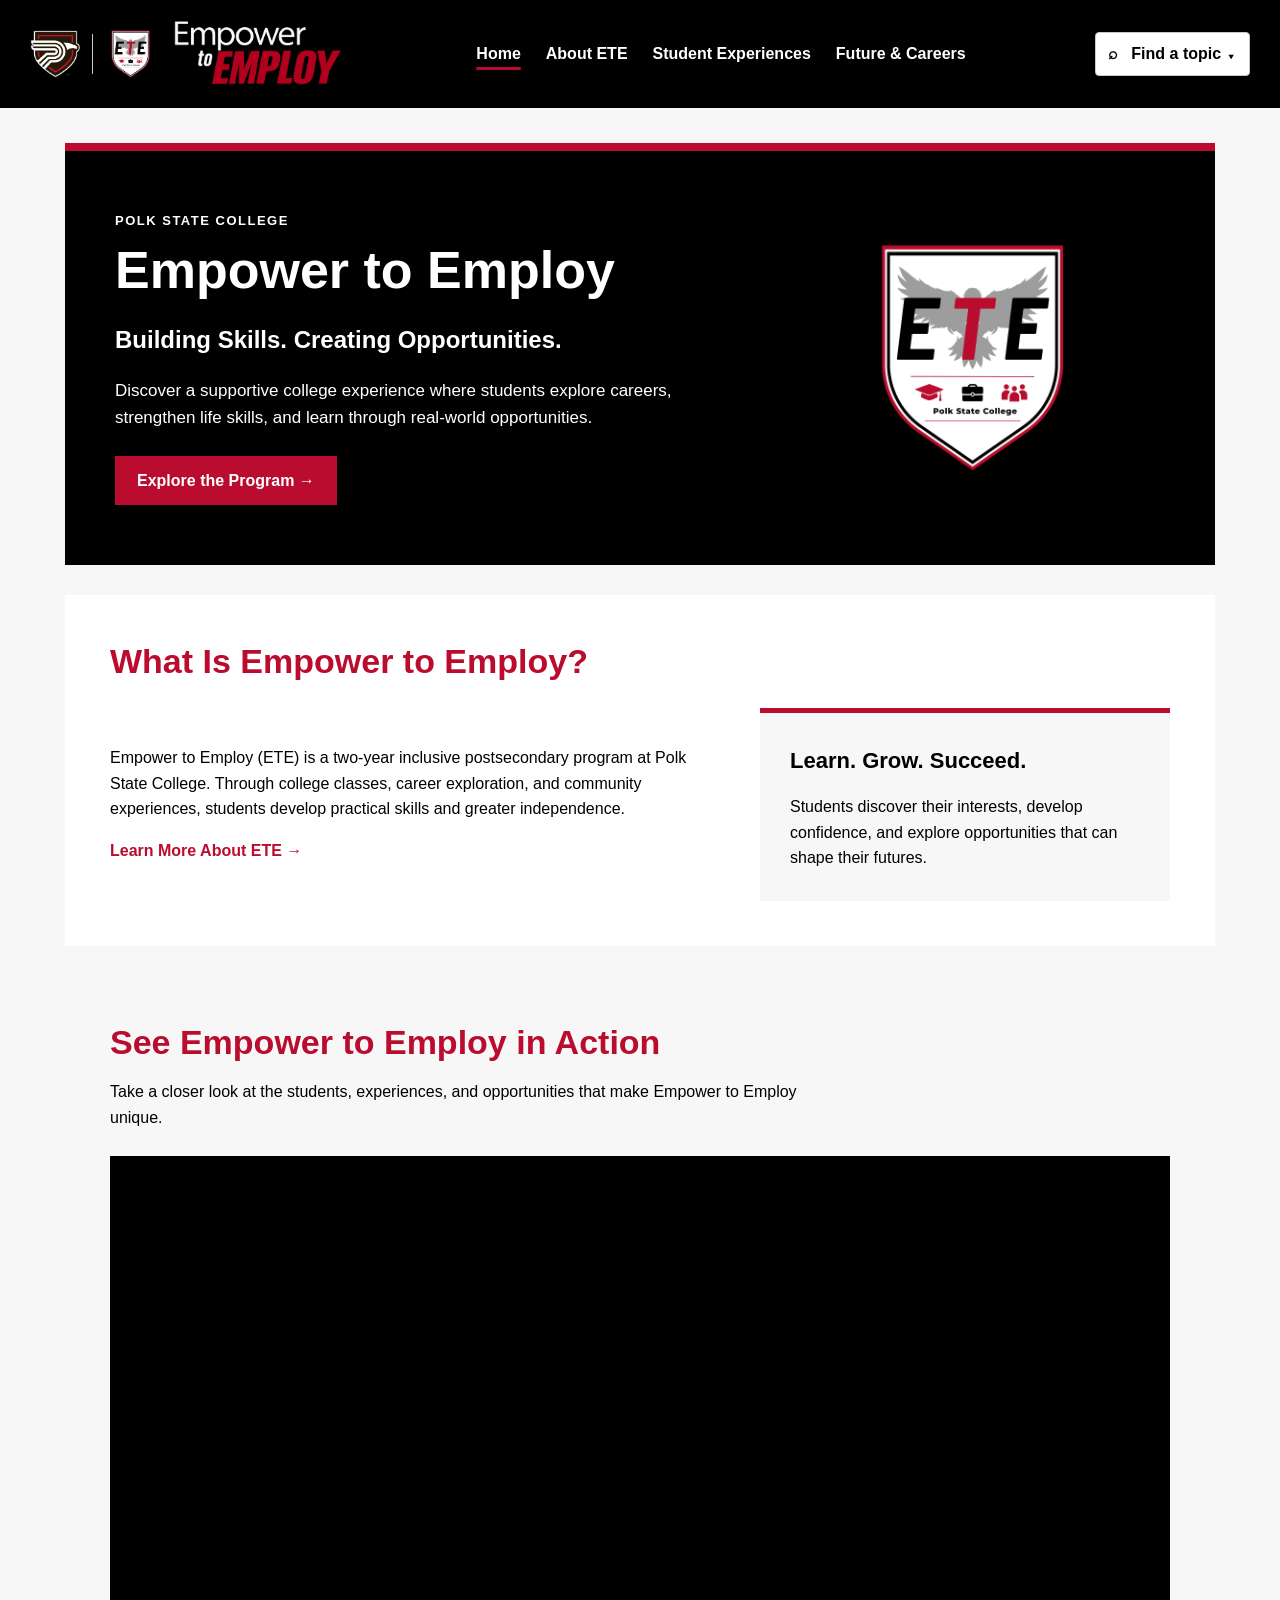
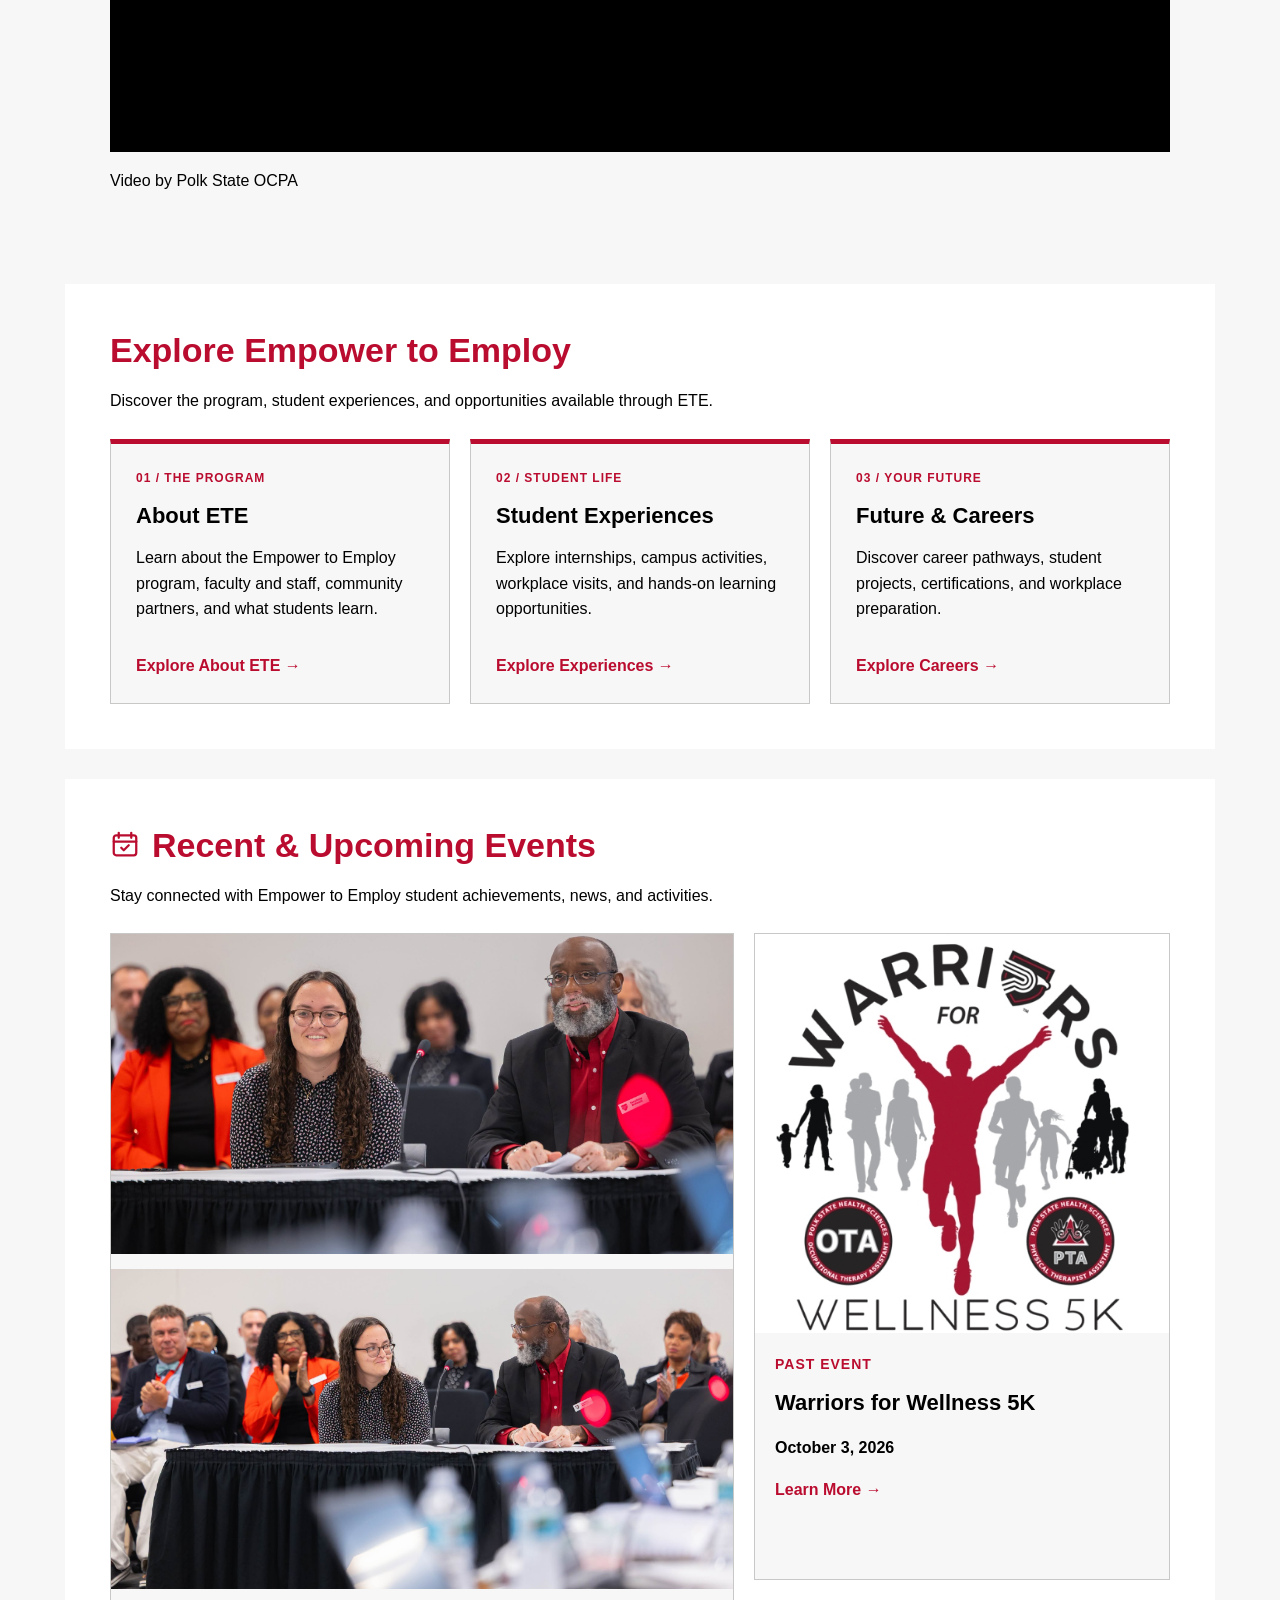
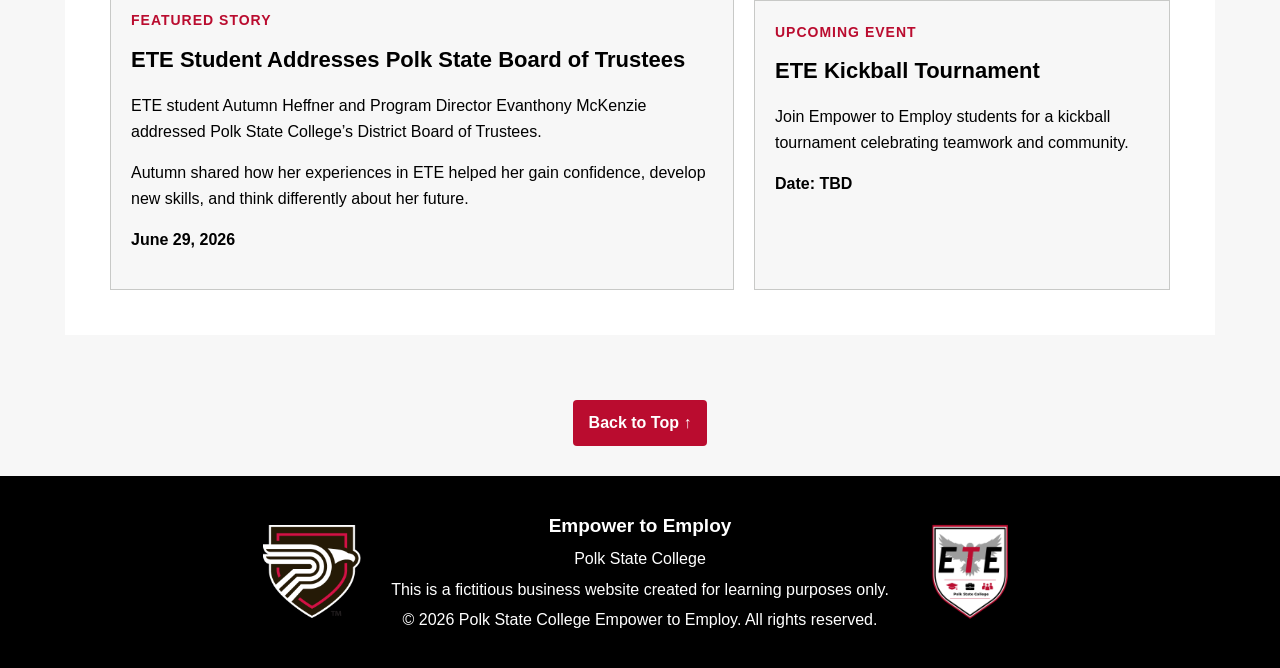
<file: index.html>
<!doctype html>
<html lang="en">

<head>
    <meta charset="UTF-8">
    <meta name="viewport" content="width=device-width, initial-scale=1.0">
    <title>Empower to Employ | Polk State College</title>
    <link rel="icon" type="image/png" href="images/ete_favi_logo.png">
    <link rel="stylesheet" href="main.css">
</head>

<body id="top">

    <!-- header -->
    <header class="site-header">
        <nav aria-label="Main navigation">

            <!-- psc + ete logos -->
            <div class="brand-logos">
                <a href="https://www.polk.edu/"><img src="images/psc_logo.png" alt="Polk State College Logo" class="polk-logo"></a>
                <span class="logo-divider"></span>
                <a href="index.html"><img src="images/ete_favi_logo.png" alt="ETE Shield" class="ete-shield"></a>
                <a href="index.html"><img src="images/ete_logo.png" alt="Empower to Employ Logo" class="ete-logo"></a>
            </div>

            <!-- nav links -->
            <ul>
                <li><a href="index.html" class="active" aria-current="page">Home</a></li>
                <li><a href="about.html">About ETE</a></li>
                <li><a href="student_experiences.html">Student Experiences</a></li>
                <li><a href="future_careers.html">Future &amp; Careers</a></li>
            </ul>


            <!-- topic menu: choose a link to jump to its section -->
            <details class="topic-search">
                <summary>⌕ &nbsp; Find a topic</summary>
                <div class="topic-search-links">
                    <a href="student_experiences.html#internships">Internships</a>
                    <a href="student_experiences.html#projects">Activities &amp; Projects</a>
                    <a href="future_careers.html#certifications">Certifications</a>
                    <a href="future_careers.html#career-pathways">Career Pathways</a>
                    <a href="future_careers.html#career-skills">Career Skills</a>
                    <a href="future_careers.html#work-experiences">Work Experiences</a>
                    <a href="about.html#staff">Meet the ETE Team</a>
                    <a href="about.html#faq">Frequently Asked Questions (FAQ)</a>
                    <a href="index.html#events">News &amp; Events</a>
                </div>
            </details>
        </nav>
    </header>

    <!-- main content -->
    <main class="home-main">

        <!-- hero -->
        <section class="hero home-hero">
            <div class="hero-content">
                <p class="section-label">POLK STATE COLLEGE</p>
                <h1>Empower to Employ</h1>
                <p class="hero-tagline">Building Skills. Creating Opportunities.</p>
                <p class="hero-description">Discover a supportive college experience where students explore careers, strengthen life skills, and learn through real-world opportunities.</p>
                <a href="about.html" class="primary-button">Explore the Program &rarr;</a>
            </div>

            <div class="hero-logo">
                <img src="images/ete_favi_logo.png" alt="Empower to Employ Shield">
            </div>
        </section>

        <!-- about the program -->
        <section class="home-section intro-section">
            <div class="section-heading">
                <h2>What Is Empower to Employ?</h2>
            </div>

            <div class="intro-layout">
                <div class="intro-text">
                    <p>Empower to Employ (ETE) is a two-year inclusive postsecondary program at Polk State College. Through college classes, career exploration, and community experiences, students develop practical skills and greater independence.</p>
                    <a href="about.html" class="text-link">Learn More About ETE &rarr;</a>
                </div>

                <div class="intro-highlight">
                    <h3>Learn. Grow. Succeed.</h3>
                    <p>Students discover their interests, develop confidence, and explore opportunities that can shape their futures.</p>
                </div>
            </div>
        </section>

        <!-- ete video -->
        <section class="home-section video-section">
            <div class="section-heading">
                <h2>See Empower to Employ in Action</h2>
                <p>Take a closer look at the students, experiences, and opportunities that make Empower to Employ unique.</p>
            </div>
            <div class="video-container">
                <iframe title="Empower to Employ video" src="https://player.vimeo.com/video/1195954054?h=1e9dfbbe67" referrerpolicy="strict-origin-when-cross-origin" allow="autoplay; fullscreen; picture-in-picture; clipboard-write; encrypted-media; web-share" allowfullscreen></iframe>
            </div>
            <p>Video by Polk State OCPA</p>
        </section>

        <!-- explore ete -->
        <section class="home-section explore-section">
            <div class="section-heading">
                <h2>Explore Empower to Employ</h2>
                <p>Discover the program, student experiences, and opportunities available through ETE.</p>
            </div>
            <div class="explore-grid">

                <!-- about -->
                <article class="explore-card">
                    <div class="explore-content">
                        <p class="card-category">01 / THE PROGRAM</p>
                        <h3>About ETE</h3>
                        <p>Learn about the Empower to Employ program, faculty and staff, community partners, and what students learn.</p>
                        <a href="about.html" class="text-link">Explore About ETE &rarr;</a>
                    </div>
                </article>

                <!-- student experiences -->
                <article class="explore-card">
                    <div class="explore-content">
                        <p class="card-category">02 / STUDENT LIFE</p>
                        <h3>Student Experiences</h3>
                        <p>Explore internships, campus activities, workplace visits, and hands-on learning opportunities.</p>
                        <a href="student_experiences.html" class="text-link">Explore Experiences &rarr;</a>
                    </div>
                </article>

                <!-- future & careers -->
                <article class="explore-card">
                    <div class="explore-content">
                        <p class="card-category">03 / YOUR FUTURE</p>
                        <h3>Future &amp; Careers</h3>
                        <p>Discover career pathways, student projects, certifications, and workplace preparation.</p>
                        <a href="future_careers.html" class="text-link">Explore Careers &rarr;</a>
                    </div>
                </article>
            </div>
        </section>

        <!-- news & events -->
        <section class="home-section news-section" id="events">
            <div class="section-heading">
                <h2><img src="images/icons/events.svg" alt="" class="section-icon">Recent &amp; Upcoming Events</h2>
                <p>Stay connected with Empower to Employ student achievements, news, and activities.</p>
            </div>

            <div class="events-grid">

                <!-- featured story -->
                <article class="event-card featured-event">

                    <div class="featured-photos">
                        <img src="images/mckenzie&amp;autumn.jpg" alt="Autumn Heffner and ETE Program Director Evanthony McKenzie">
                        <img src="images/mckenzie&amp;autumn2.jpg" alt="Autumn Heffner and ETE Program Director Evanthony McKenzie">
                    </div>

                    <div class="event-content">
                        <p class="event-category">Featured Story</p>
                        <h3>ETE Student Addresses Polk State Board of Trustees</h3>
                        <p>ETE student Autumn Heffner and Program Director Evanthony McKenzie addressed Polk State College’s District Board of Trustees.</p>
                        <p>Autumn shared how her experiences in ETE helped her gain confidence, develop new skills, and think differently about her future.</p>
                        <p class="event-date">June 29, 2026</p>
                        <!-- photo credit: [polk state ocpa] -->
                    </div>
                </article>

                <!-- side events -->
                <div class="side-events">

                    <!-- past event -->
                    <article class="event-card">
                        <img src="images/in_5k.jpeg" alt="Warriors for Wellness 5K event" class="event-image">
                        <div class="event-content">
                            <p class="event-category">Past Event</p>
                            <h3>Warriors for Wellness 5K</h3>
                            <p class="event-date">October 3, 2026</p>

                            <a href="https://runsignup.com/Race/FL/WinterHaven/WarriorsForWellness5k" target="_blank" rel="noopener noreferrer" class="text-link"> Learn More &rarr;</a>
                        </div>
                    </article>

                    <!-- upcoming event -->
                    <article class="event-card">
                        <div class="event-content">
                            <p class="event-category">Upcoming Event</p>
                            <h3>ETE Kickball Tournament</h3>
                            <p>Join Empower to Employ students for a kickball tournament celebrating teamwork and community.</p>
                            <p class="event-date"> Date: TBD</p>
                        </div>
                    </article>
                </div>
            </div>
        </section>
    </main>

    <!-- back to top -->
    <a href="#top" class="back-to-top">Back to Top &uarr;</a>

    <!-- footer -->
    <footer class="site-footer">
        <img src="images/psc_logo.png" alt="Polk State College Logo" class="footer-logo">
        <div class="footer-text">
            <p class="footer-title">Empower to Employ</p>
            <p>Polk State College</p>
            <p>This is a fictitious business website created for learning purposes only.</p>
            <p>&copy; 2026 Polk State College Empower to Employ. All rights reserved.</p>
        </div>
        <img src="images/ete_favi_logo.png" alt="Empower to Employ Shield" class="footer-logo">
    </footer>
</body>
</html>
</file>
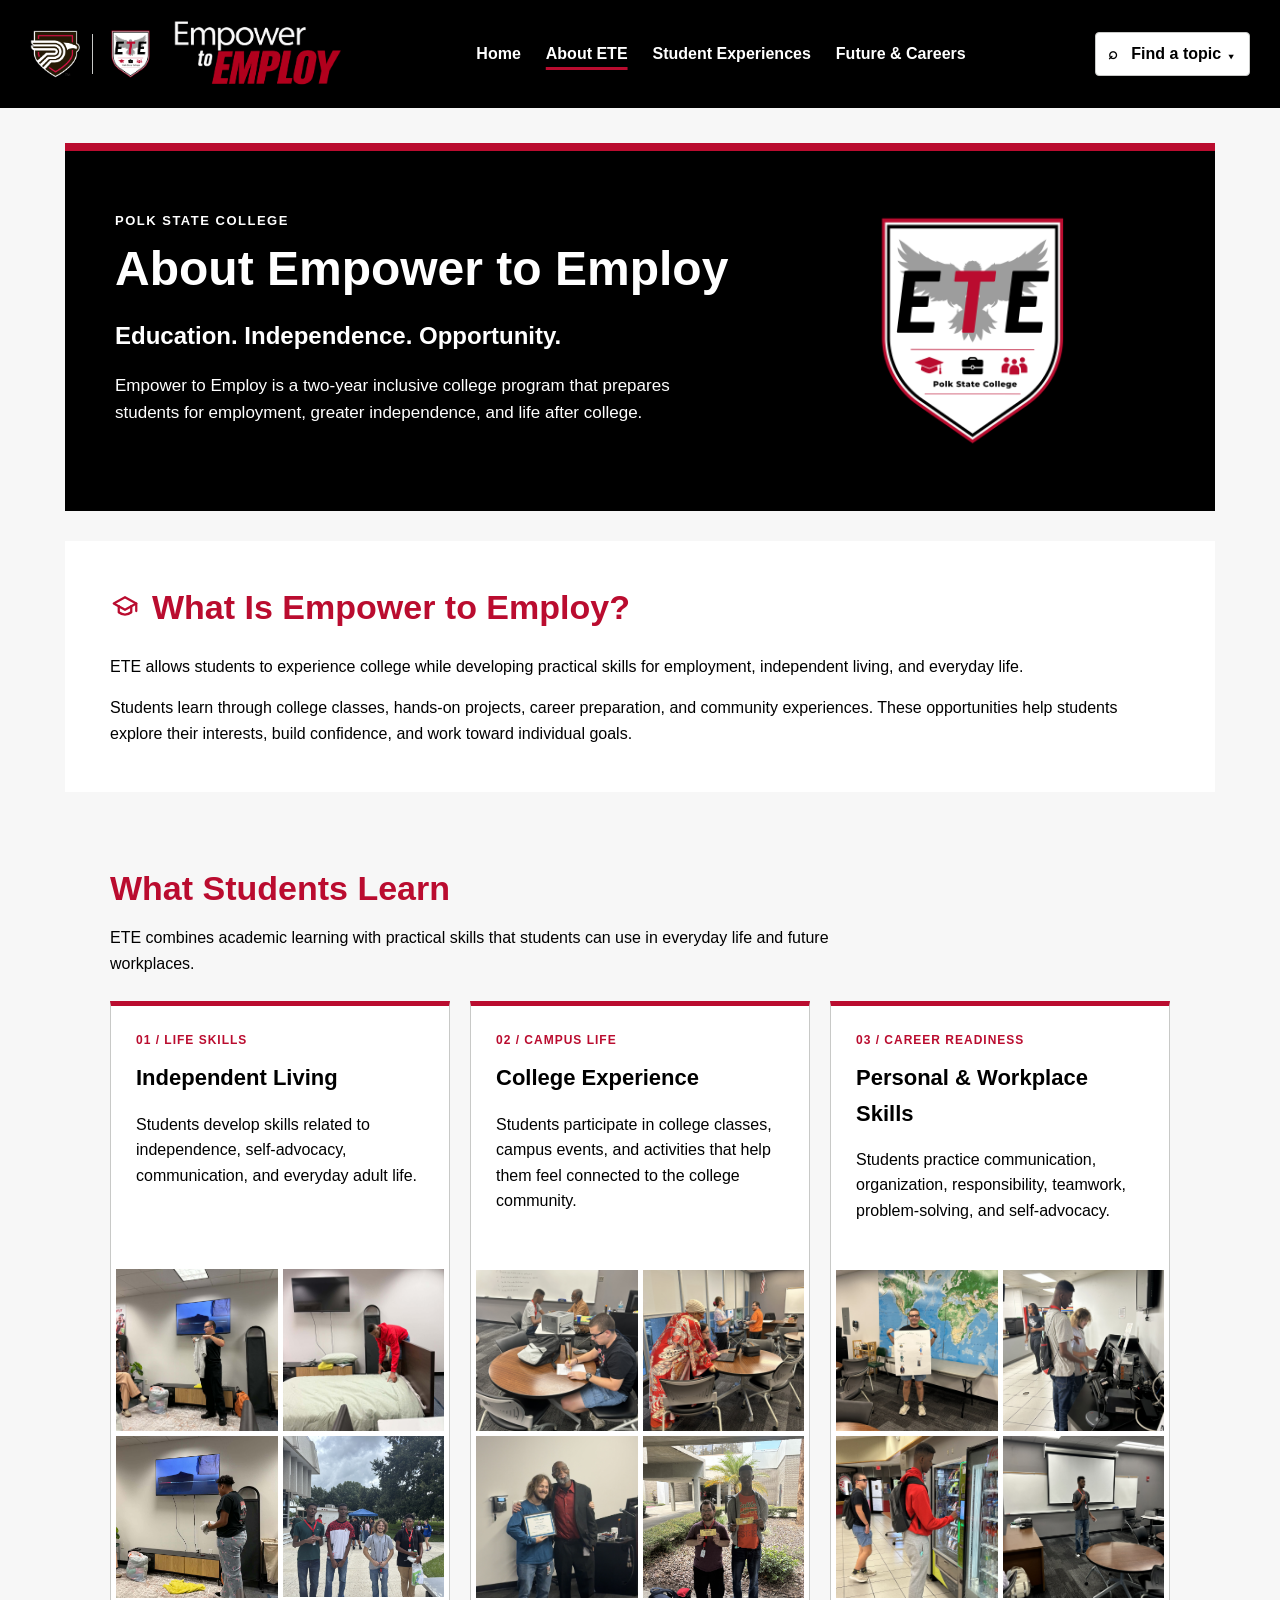
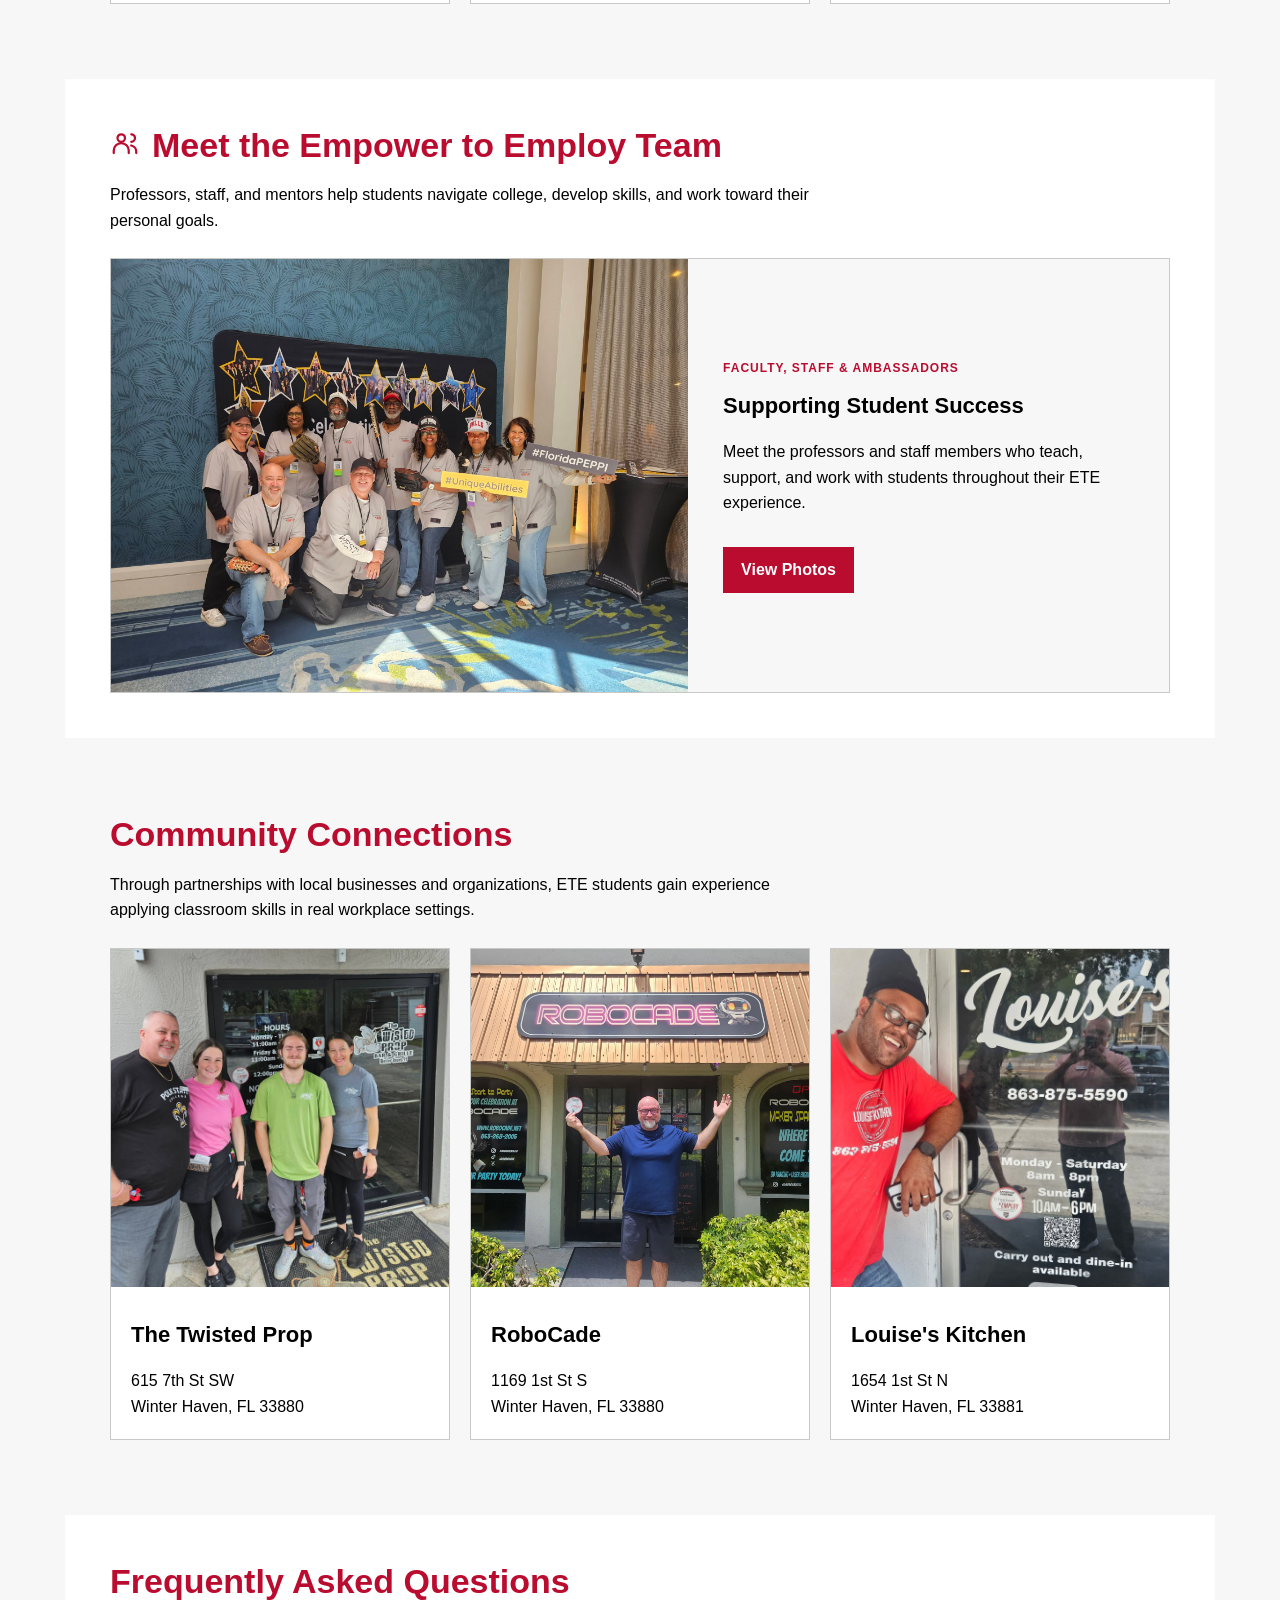
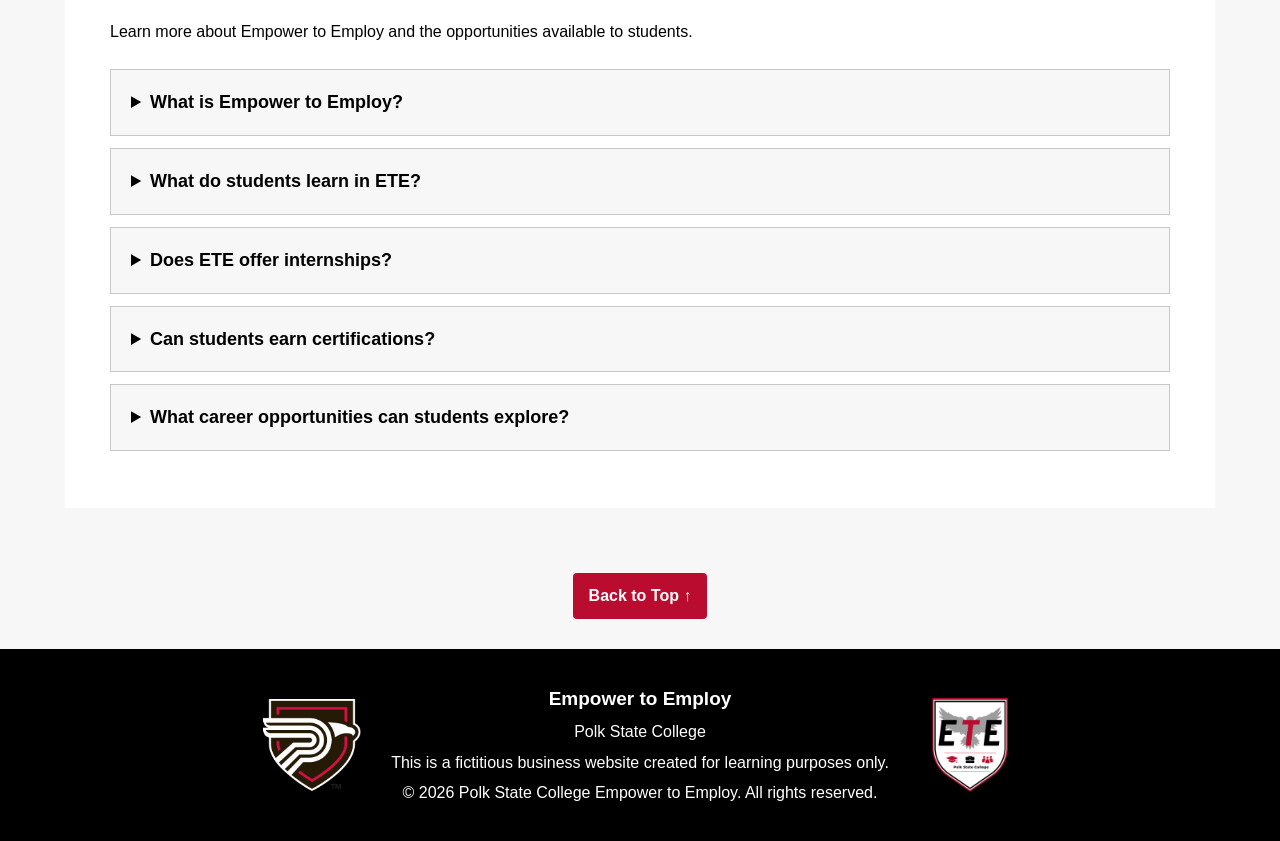
<file: about.html>
<!doctype html>
<html lang="en">

<head>
    <meta charset="UTF-8">
    <meta name="viewport" content="width=device-width, initial-scale=1.0">
    <title>About ETE | Polk State College</title>
    <link rel="icon" type="image/png" href="images/ete_favi_logo.png">
    <link rel="stylesheet" href="main.css">
</head>

<body id="top">

    <!-- header -->
    <header class="site-header">
        <nav aria-label="Main navigation">

            <!-- psc + ete logos -->
            <div class="brand-logos">
                <a href="https://www.polk.edu/"><img src="images/psc_logo.png" alt="Polk State College Logo" class="polk-logo"></a>
                <span class="logo-divider"></span>
                <a href="index.html"><img src="images/ete_favi_logo.png" alt="Empower to Employ Shield" class="ete-shield"></a>
                <a href="index.html"><img src="images/ete_logo.png" alt="Empower to Employ Logo" class="ete-logo"></a>
            </div>

            <!-- nav links -->
            <ul>
                <li><a href="index.html">Home</a></li>
                <li><a href="about.html" class="active" aria-current="page">About ETE</a></li>
                <li><a href="student_experiences.html">Student Experiences</a></li>
                <li><a href="future_careers.html">Future &amp; Careers</a></li>
            </ul>

            <!-- topic menu: choose a link to jump to its section -->
            <details class="topic-search">
                <summary>⌕ &nbsp; Find a topic</summary>
                <div class="topic-search-links">
                    <a href="student_experiences.html#internships">Internships</a>
                    <a href="student_experiences.html#projects">Activities &amp; Projects</a>
                    <a href="future_careers.html#certifications">Certifications</a>
                    <a href="future_careers.html#career-pathways">Career Pathways</a>
                    <a href="future_careers.html#career-skills">Career Skills</a>
                    <a href="future_careers.html#work-experiences">Work Experiences</a>
                    <a href="about.html#staff">Meet the ETE Team</a>
                    <a href="about.html#faq">Frequently Asked Questions (FAQ)</a>
                    <a href="index.html#events">News &amp; Events</a>
                </div>
            </details>
        </nav>
    </header>

    <!-- main content -->
    <main class="interior-main">

        <!-- hero -->
        <section class="hero interior-hero">
            <div class="interior-hero-content">
                <p class="section-label">POLK STATE COLLEGE</p>
                <h1>About Empower to Employ</h1>
                <p class="hero-tagline">Education. Independence. Opportunity.</p>
                <p class="hero-description">Empower to Employ is a two-year inclusive college program that prepares students for employment, greater independence, and life after college.</p>
            </div>
            <div class="hero-logo">
                <img src="images/ete_favi_logo.png" alt="Empower to Employ Shield">
            </div>
        </section>

        <!-- what is ete -->
        <section class="home-section about-overview">
            <div class="section-heading">
                <h2><img src="images/icons/about-ete.svg" alt="" class="section-icon">What Is Empower to Employ?</h2>
            </div>
            <div class="about-text">
                <p>ETE allows students to experience college while developing practical skills for employment, independent living, and everyday life.</p>
                <p>Students learn through college classes, hands-on projects, career preparation, and community experiences. These opportunities help students explore their interests, build confidence, and work toward individual goals.</p>
            </div>
        </section>


        <!-- what students learn -->
        <section class="home-section learning-section">
            <div class="section-heading">
                <h2>What Students Learn</h2>
                <p>ETE combines academic learning with practical skills that students can use in everyday life and future workplaces.</p>
            </div>
            <div class="learning-grid">

                <!-- independent living -->
                <article class="learning-card">
                    <div class="learning-card-content">
                        <p class="card-category">01 / LIFE SKILLS</p>
                        <h3>Independent Living</h3>
                        <p>Students develop skills related to independence, self-advocacy, communication, and everyday adult life.</p>
                    </div>
                    <div class="learning-gallery">
                        <img src="images/workreadiness%20independantliving/ind_living_02.jpg" alt="Student folding clothes" class="learning-image" loading="lazy">
                        <!-- photo credit: [autumn heffner] -->
                        <img src="images/workreadiness%20independantliving/ind_living_03.jpg" alt="Student folding a shirt" class="learning-image" loading="lazy">
                        <!-- photo credit: [autumn heffner] -->
                        <img src="images/workreadiness%20independantliving/ind_living_01.jpg" alt="Student making a bed" class="learning-image" loading="lazy">
                        <!-- photo credit: [autumn heffner] -->
                         <img src="images/misc/misc_17.jpg" alt="Students at a gathering" class="learning-image" loading="lazy">
                        <!-- photo credit: [autumn heffner] -->
                    </div>
                </article>

                <!-- college experience -->
                <article class="learning-card">
                    <div class="learning-card-content">
                        <p class="card-category">02 / CAMPUS LIFE</p>
                        <h3>College Experience</h3>
                        <p>Students participate in college classes, campus events, and activities that help them feel connected to the college community.</p>
                    </div>
                    <div class="learning-gallery">
                        <img src="images/misc/misc_18.jpg" alt="Students doing homework" class="learning-image" loading="lazy">
                        <!-- photo credit: [polk state college staff] -->
                        <img src="images/misc/misc_19.jpg" alt="Ms. Jenkins helping a student" class="learning-image" loading="lazy">
                        <!-- photo credit: [polk state college staff] -->
                        <img src="images/misc/misc_06.jpeg" alt="Mr. McKenzie with a student" class="learning-image" loading="lazy">
                        <!-- photo credit: [polk state college staff] -->
                        <img src="images/misc/misc_14.jpg" alt="Students win golden tickets" class="learning-image" loading="lazy">
                        <!-- photo credit: [polk state college staff] -->
                    </div>
                </article>

                <!-- personal & workplace skills -->
                <article class="learning-card">

                    <div class="learning-card-content">
                        <p class="card-category">03 / CAREER READINESS</p>
                        <h3>Personal &amp; Workplace Skills</h3>
                        <p>Students practice communication, organization, responsibility, teamwork, problem-solving, and self-advocacy.</p>
                    </div>
                    <div class="learning-gallery">
                        <img src="images/misc/misc_11.jpg" alt="Students doing homework" class="learning-image" loading="lazy">
                        <!-- photo credit: [polk state college staff] -->
                        <img src="images/workreadiness%20independantliving/ind_living_04.jpg" alt="Group of students" class="learning-image" loading="lazy">
                        <!-- photo credit: [polk state college staff] -->
                        <img src="images/workreadiness%20independantliving/ind_living_08.jpg" alt="Group of students" class="learning-image" loading="lazy">
                        <!-- photo credit: [polk state college staff] -->
                         <img src="images/workreadiness%20independantliving/ind_living_06.jpg" alt="Student in front of class" class="learning-image" loading="lazy">
                        <!-- photo credit: [polk state college staff] -->
                    </div>
                </article>
            </div>
        </section>

        <!-- meet the ete team -->
        <section class="home-section staff-section" id="staff">
            <div class="section-heading">
                <h2><img src="images/icons/ete-team.svg" alt="" class="section-icon">Meet the Empower to Employ Team</h2>
                <p>Professors, staff, and mentors help students navigate college, develop skills, and work toward their personal goals.</p>
            </div>

            <!-- featured staff photo -->
            <article class="staff-feature">
                <img src="images/misc/staff_amb_01.jpg" alt="Empower to Employ staff and ambassadors at a conference" class="staff-feature-image" loading="lazy">
                <!-- photo credit: [Mr. Mckenzie] -->
                <div class="staff-feature-content">
                    <p class="card-category">FACULTY, STAFF &amp; AMBASSADORS</p>
                    <h3>Supporting Student Success</h3>
                    <p>Meet the professors and staff members who teach, support, and work with students throughout their ETE experience.</p>
                    <!-- photo credit: [polk state college staff] -->
                    <a href="#staff-photo-1" class="view-photos">View Photos</a>
                </div>
            </article>
        </section>

            <!-- photo 1 -->
            <div id="staff-photo-1" class="photo-overlay">
                <a href="#staff" class="overlay-close" aria-label="Close photo">&times;</a>
                <div class="photo-container">
                    <a href="#staff-photo-3" class="photo-arrow photo-prev" aria-label="Previous photo">&#10094;</a>
                    <img src="images/misc/staff_amb_01.jpg" alt="Empower to Employ staff and ambassadors">
                    <!-- photo credit: [polk state college staff] -->
                    <a href="#staff-photo-2" class="photo-arrow photo-next" aria-label="Next photo">&#10095;</a>
                </div>
            </div>

            <!-- photo 2 -->
            <div id="staff-photo-2" class="photo-overlay">
                <a href="#staff" class="overlay-close" aria-label="Close photo">&times;</a>
                <div class="photo-container">
                    <a href="#staff-photo-1" class="photo-arrow photo-prev" aria-label="Previous photo">&#10094;</a>
                    <img src="images/misc/staff_amb_02.jpg" alt="Empower to Employ staff and ambassadors">
                    <!-- photo credit: [polk state college staff] -->
                    <a href="#staff-photo-3" class="photo-arrow photo-next" aria-label="Next photo">&#10095;</a>
                </div>
            </div>

            <!-- photo 3 -->
            <div id="staff-photo-3" class="photo-overlay">
                <a href="#staff" class="overlay-close" aria-label="Close photo">&times;</a>
                <div class="photo-container">
                    <a href="#staff-photo-2" class="photo-arrow photo-prev" aria-label="Previous photo">&#10094;</a>
                    <img src="images/misc/staff_amb_03.jpg" alt="Empower to Employ staff and ambassadors">
                    <!-- photo credit: [polk state college staff] -->
                    <a href="#staff-photo-1" class="photo-arrow photo-next" aria-label="Next photo">&#10095;</a>
                </div>
            </div>

        <!-- community partners -->
        <section class="home-section partners-section">
            <div class="section-heading">
                <h2>Community Connections</h2>
                <p>Through partnerships with local businesses and organizations, ETE students gain experience applying classroom skills in real workplace settings.</p>
            </div>

            <div class="partners-grid">

                <!-- the twisted prop -->
                <article class="partner-card">
                    <img src="images/partners/partner_thetwistedprop.jpg" alt="The Twisted Prop community partner" class="partner-card-image" loading="lazy">
                    <!-- photo credit: [polk state college staff] -->
                    <div class="partner-card-content">
                        <h3>The Twisted Prop</h3>
                        <p>615 7th St SW<br> Winter Haven, FL 33880</p>
                    </div>
                </article>

                <!-- robocade -->
                <article class="partner-card">
                    <img src="images/partners/partner_robocade.jpg" alt="RoboCade community partner" class="partner-card-image" loading="lazy">
                    <!-- photo credit: [polk state college staff] -->
                    <div class="partner-card-content">
                        <h3>RoboCade</h3>
                        <p>1169 1st St S<br> Winter Haven, FL 33880</p>
                    </div>
                </article>

                <!-- louise's kitchen -->
                <article class="partner-card">
                    <img src="images/partners/partner_louises.jpg" alt="Louise's Kitchen community partner" class="partner-card-image" loading="lazy">
                    <!-- photo credit: [polk state college staff] -->
                    <div class="partner-card-content">
                        <h3>Louise's Kitchen</h3>
                        <p>1654 1st St N<br> Winter Haven, FL 33881</p>
                    </div>
                </article>
            </div>
        </section>

        <!-- frequently asked questions -->
        <section class="home-section faq-section" id="faq">
            <div class="section-heading">
                <h2>Frequently Asked Questions</h2>
                <p>Learn more about Empower to Employ and the opportunities available to students.</p>
            </div>

            <details>
                <summary>What is Empower to Employ?</summary>
                <p>Empower to Employ (ETE) is a two-year inclusive postsecondary program at Polk State College that helps students develop employment, independence, and life skills.</p>
            </details>

            <details>
                <summary>What do students learn in ETE?</summary>
                <p>Students develop workplace skills, communication, independence, self-advocacy, and other important skills through college classes and hands-on experiences.</p>
            </details>

            <details>
                <summary>Does ETE offer internships?</summary>
                <p>Yes! Students participate in internships where they can gain real-world workplace experience. <a href="student_experiences.html#internships"> Explore Internships</a>.</p>
            </details>

            <details>
                <summary>Can students earn certifications?</summary>
                <p>ETE students have opportunities to earn Florida Ready to Work credentials, including Soft Skills and Digital Skills. <a href="future_careers.html#certifications"> View Certifications</a>.</p>
            </details>

            <details>
                <summary>What career opportunities can students explore?</summary>
                <p>Students can explore career interests through coursework, projects, internships, and workplace experiences. <a href="future_careers.html#career-pathways">Explore Career Pathways</a>.</p>
            </details>
        </section>

    </main>

    <!-- back to top -->
    <a href="#top" class="back-to-top">Back to Top &uarr;</a>

    <!-- footer -->
    <footer class="site-footer">
        <img src="images/psc_logo.png" alt="Polk State College Logo" class="footer-logo">
        <div class="footer-text">
            <p class="footer-title">Empower to Employ</p>
            <p>Polk State College</p>
            <p>This is a fictitious business website created for learning purposes only.</p>
            <p>&copy; 2026 Polk State College Empower to Employ. All rights reserved.</p>
        </div>
        <img src="images/ete_favi_logo.png" alt="Empower to Employ Shield" class="footer-logo">
    </footer>
</body>
</html>
</file>
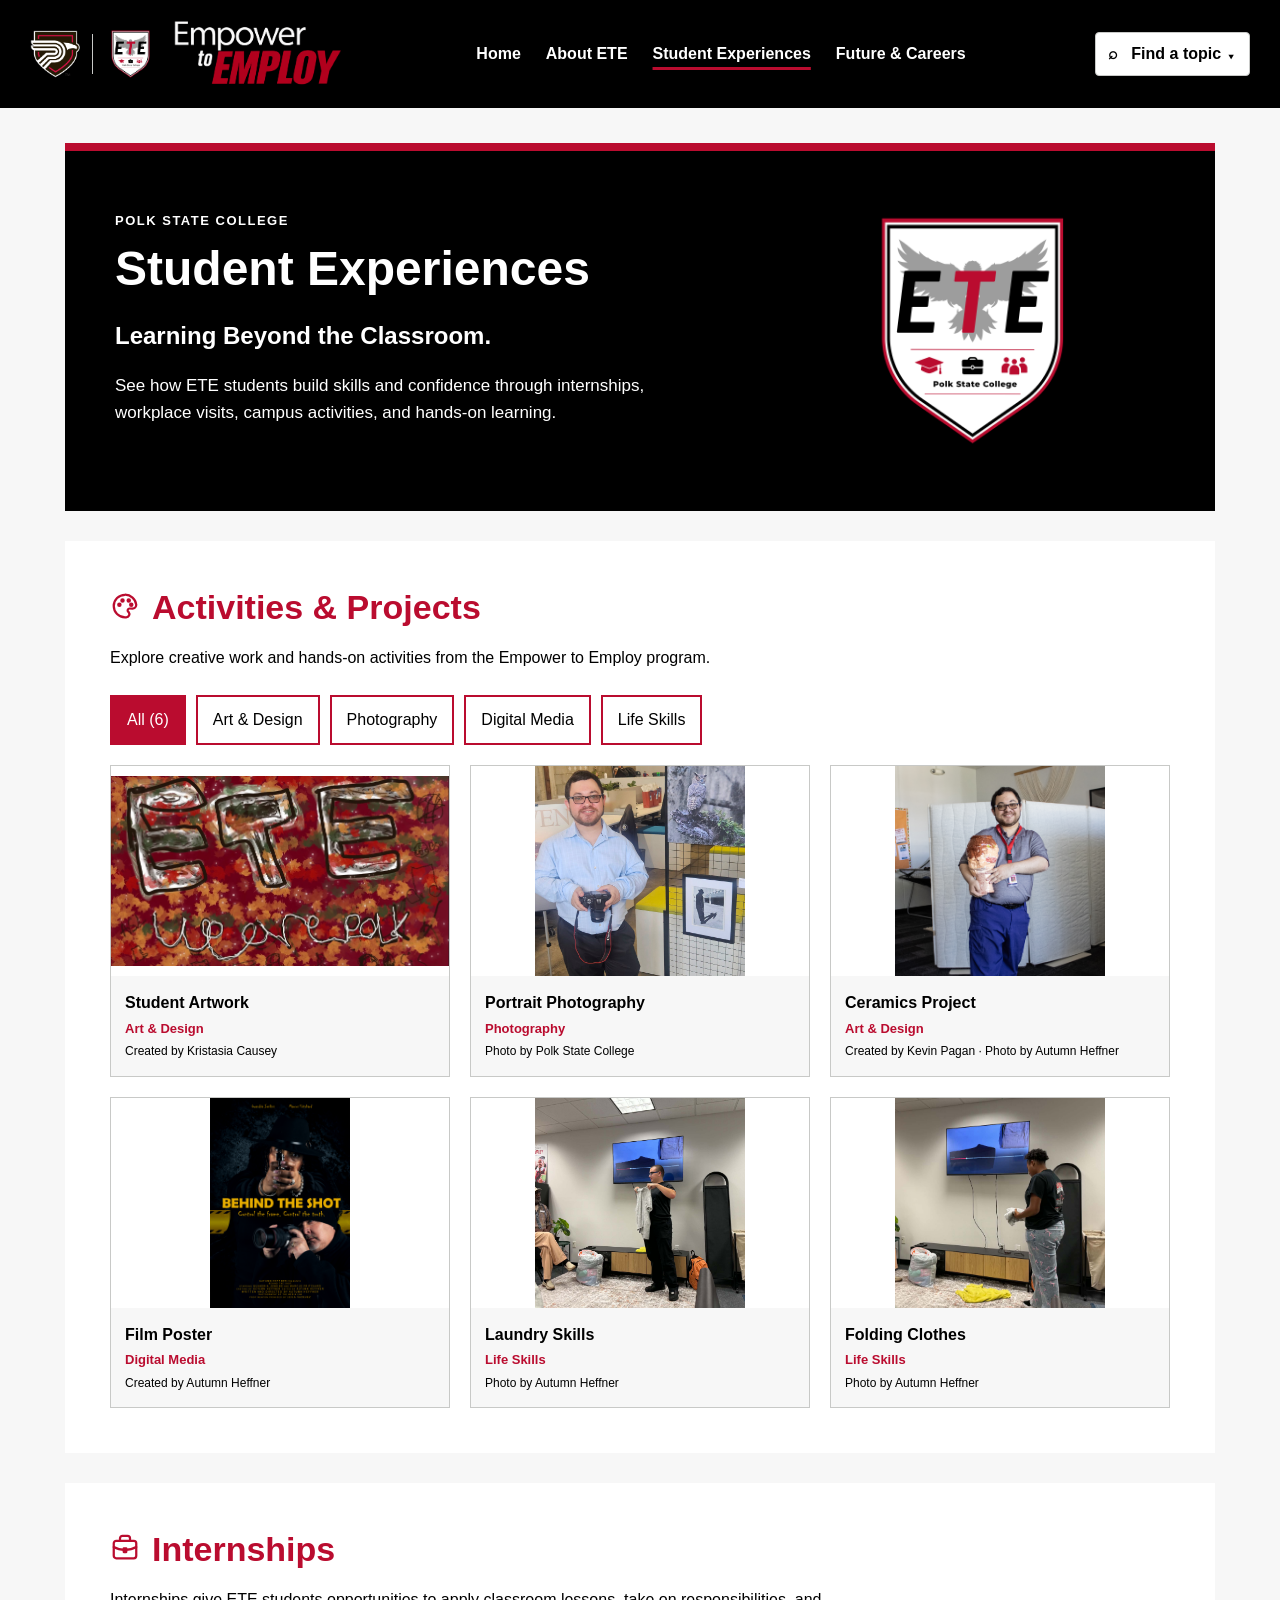
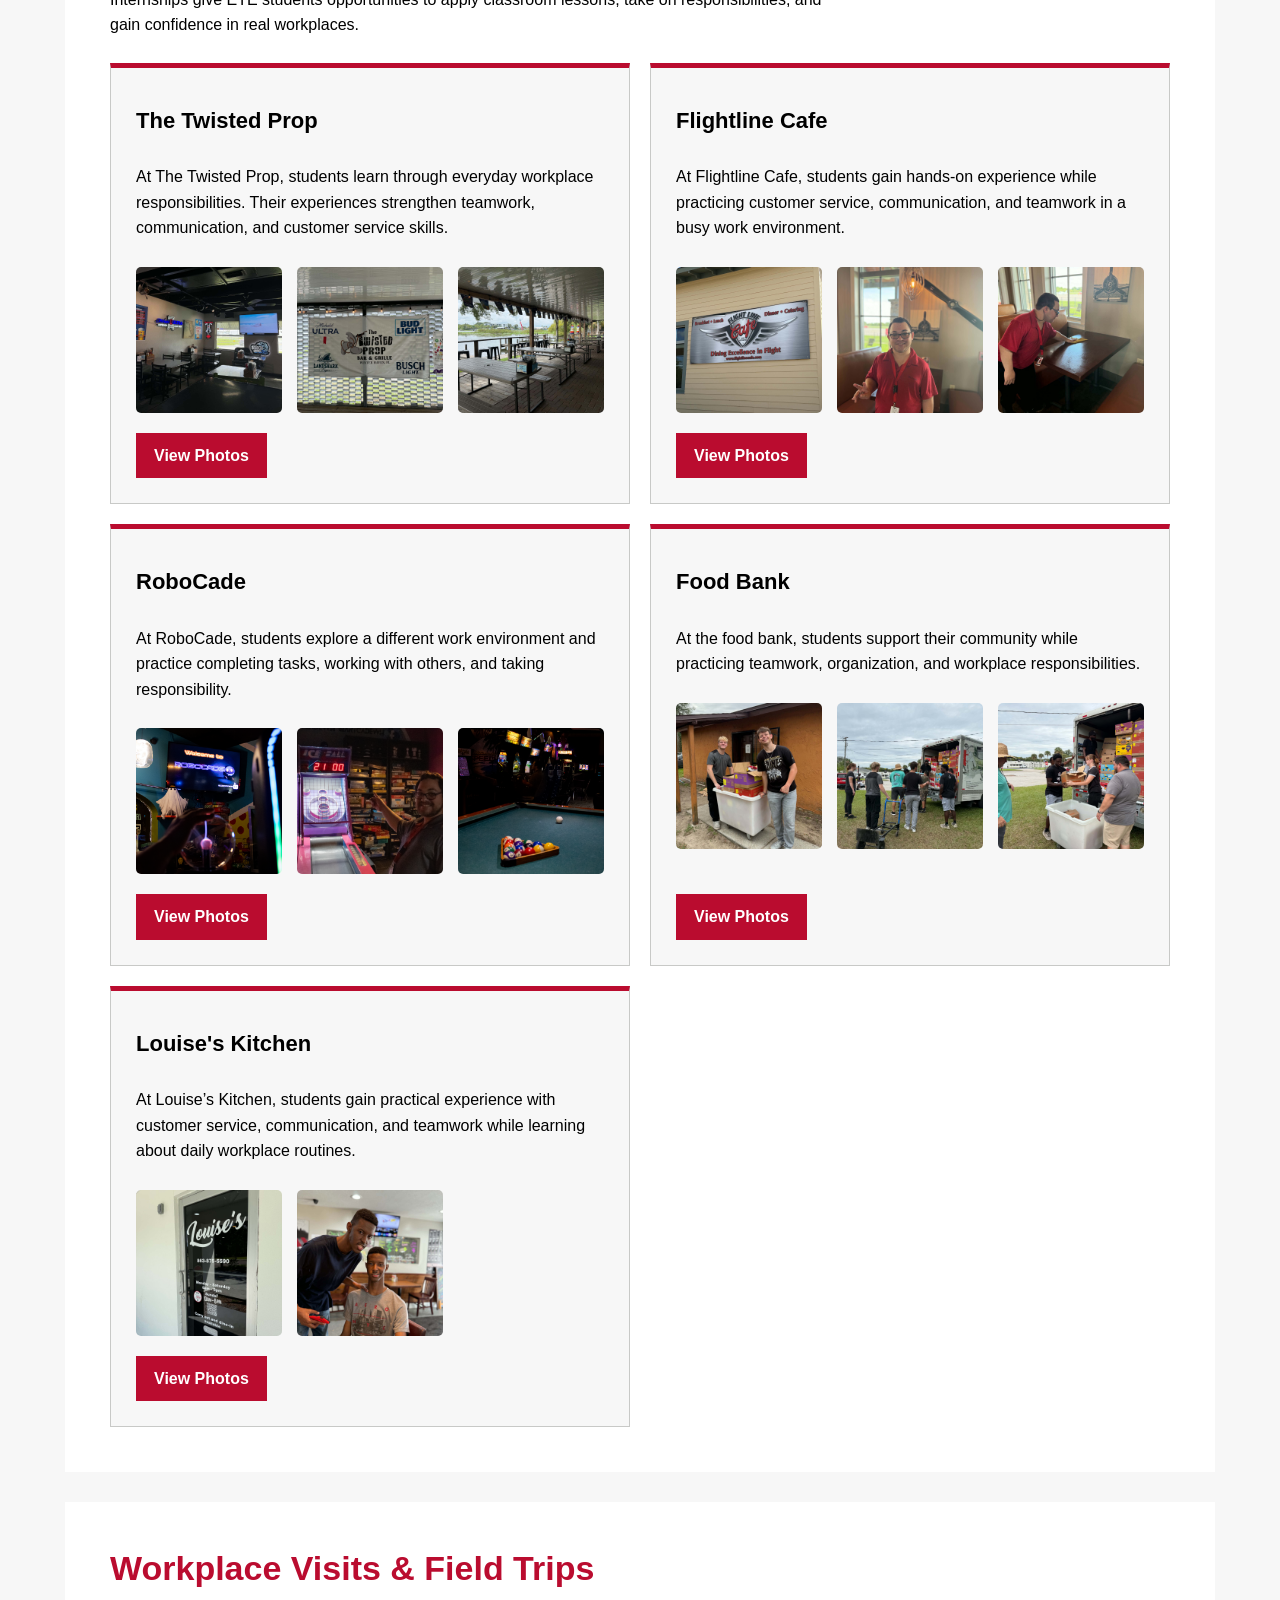
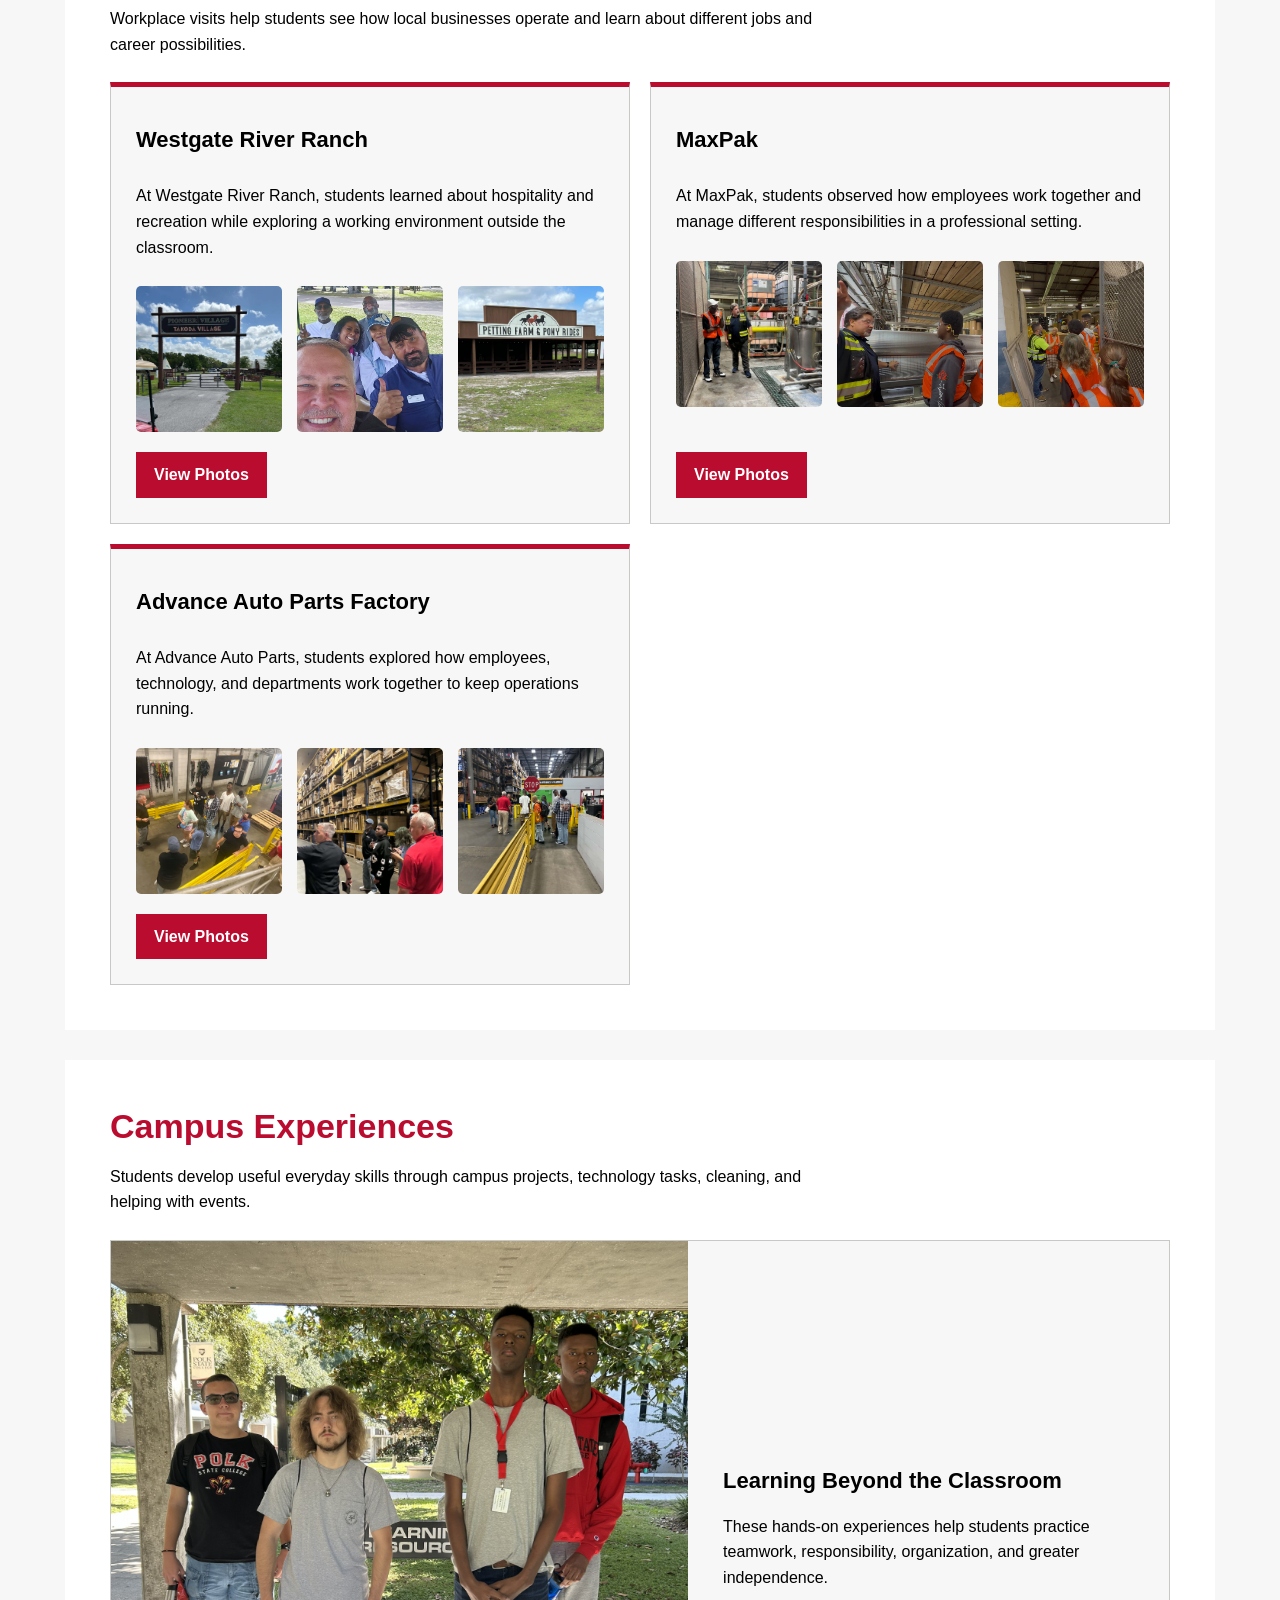
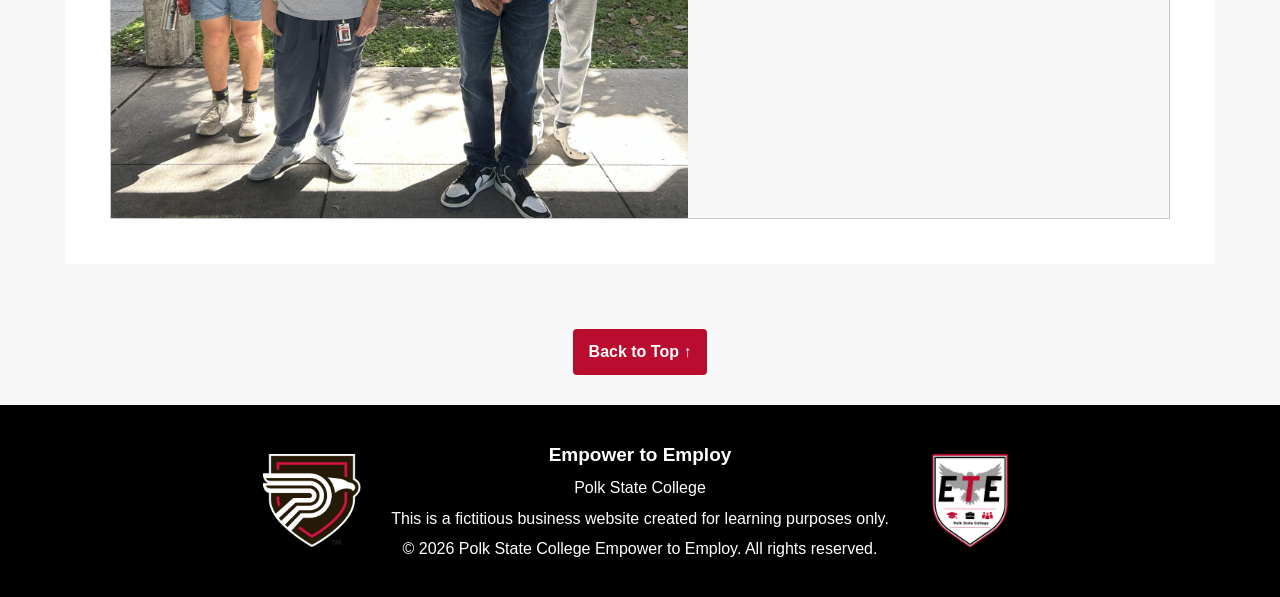
<file: student_experiences.html>
<!doctype html>
<html lang="en">

<head>
    <meta charset="UTF-8">
    <meta name="viewport" content="width=device-width, initial-scale=1.0">
    <title>Student Experiences | Empower to Employ | Polk State College</title>
    <link rel="icon" type="image/png" href="images/ete_favi_logo.png">
    <link rel="stylesheet" href="main.css">
</head>

<body id="top">

    <!-- header -->
    <header class="site-header">
        <nav aria-label="Main navigation">
            <!-- psc + ete logos -->
            <div class="brand-logos">
                <a href="https://www.polk.edu/"><img src="images/psc_logo.png" alt="Polk State College Logo" class="polk-logo"></a>
                <span class="logo-divider"></span>
                <a href="index.html"><img src="images/ete_favi_logo.png" alt="Empower to Employ Shield" class="ete-shield"></a>
                <a href="index.html"><img src="images/ete_logo.png" alt="Empower to Employ Logo" class="ete-logo"></a>
            </div>

            <!-- nav links -->
            <ul>
                <li><a href="index.html">Home</a></li>
                <li><a href="about.html">About ETE</a></li>
                <li><a href="student_experiences.html" class="active" aria-current="page">Student Experiences</a></li>
                <li><a href="future_careers.html">Future &amp; Careers</a></li>
            </ul>


            <!-- topic menu: choose a link to jump to its section -->
            <details class="topic-search">
                <summary>⌕ &nbsp; Find a topic</summary>
                <div class="topic-search-links">
                    <a href="student_experiences.html#internships">Internships</a>
                    <a href="student_experiences.html#projects">Activities &amp; Projects</a>
                    <a href="future_careers.html#certifications">Certifications</a>
                    <a href="future_careers.html#career-pathways">Career Pathways</a>
                    <a href="future_careers.html#career-skills">Career Skills</a>
                    <a href="future_careers.html#work-experiences">Work Experiences</a>
                    <a href="about.html#staff">Meet the ETE Team</a>
                    <a href="about.html#faq">Frequently Asked Questions (FAQ)</a>
                    <a href="index.html#events">News &amp; Events</a>
                </div>
            </details>
        </nav>
    </header>

    <!-- main content -->
    <main class="interior-main">

        <!-- hero -->
        <section class="hero interior-hero">
            <div class="interior-hero-content">
                <p class="section-label">POLK STATE COLLEGE</p>
                <h1>Student Experiences</h1>
                <p class="hero-tagline">Learning Beyond the Classroom.</p>
                <p class="hero-description">See how ETE students build skills and confidence through internships, workplace visits, campus activities, and hands-on learning.</p>
            </div>

            <div class="hero-logo">
                <img src="images/ete_favi_logo.png" alt="Empower to Employ Shield">
            </div>
        </section>

        <!-- activities & projects: responsive filterable gallery -->
        <section class="home-section" id="projects">
            <div class="section-heading">
                <h2><img src="images/icons/projects.svg" alt="" class="section-icon">Activities &amp; Projects</h2>
                <p>Explore creative work and hands-on activities from the Empower to Employ program.</p>
            </div>

            <!-- javascript filters: each button matches the category on a figure -->
            <div class="project-filters">
                <button type="button" class="project-filter active" data-filter="all" aria-pressed="true">All (6)</button>
                <button type="button" class="project-filter" data-filter="art" aria-pressed="false">Art &amp; Design</button>
                <button type="button" class="project-filter" data-filter="photo" aria-pressed="false">Photography</button>
                <button type="button" class="project-filter" data-filter="digital" aria-pressed="false">Digital Media</button>
                <button type="button" class="project-filter" data-filter="life" aria-pressed="false">Life Skills</button>
            </div>

            <!-- six-image grid gallery -->
            <div class="project-gallery">
                <figure class="project-card" data-category="art">
                    <a href="#project-photo-1"><img src="images/projects/project_02.jpg" alt="Artwork created by Kristasia Causey" loading="lazy"></a>
                    <figcaption><strong>Student Artwork</strong><span>Art &amp; Design</span><small>Created by Kristasia Causey</small></figcaption>
                </figure>
                <figure class="project-card" data-category="photo">
                    <a href="#project-photo-2"><img src="images/projects/project_03.jpg" alt="Portrait photograph featured in the ETE student projects" loading="lazy"></a>
                    <figcaption><strong>Portrait Photography</strong><span>Photography</span><small>Photo by Polk State College</small></figcaption>
                </figure>
                <figure class="project-card" data-category="art">
                    <a href="#project-photo-3"><img src="images/projects/project_04.jpg" alt="Ceramic face vase created by Kevin Pagan" loading="lazy"></a>
                    <figcaption><strong>Ceramics Project</strong><span>Art &amp; Design</span><small>Created by Kevin Pagan · Photo by Autumn Heffner</small></figcaption>
                </figure>
                <figure class="project-card" data-category="digital">
                    <a href="#project-photo-4"><img src="images/projects/project_01.jpg" alt="Fictitious horror film poster created by Autumn Heffner" loading="lazy"></a>
                    <figcaption><strong>Film Poster</strong><span>Digital Media</span><small>Created by Autumn Heffner</small></figcaption>
                </figure>
                <figure class="project-card" data-category="life">
                    <a href="#project-photo-5"><img src="images/workreadiness%20independantliving/ind_living_02.jpg" alt="ETE student practicing folding clothes" loading="lazy"></a>
                    <figcaption><strong>Laundry Skills</strong><span>Life Skills</span><small>Photo by Autumn Heffner</small></figcaption>
                </figure>
                <figure class="project-card" data-category="life">
                    <a href="#project-photo-6"><img src="images/workreadiness%20independantliving/ind_living_01.jpg" alt="ETE student folding clothes" loading="lazy"></a>
                    <figcaption><strong>Folding Clothes</strong><span>Life Skills</span><small>Photo by Autumn Heffner</small></figcaption>
                </figure>
            </div>
        </section>

        <!-- full-size photos: works with html and css, even without javascript -->
        <div id="project-photo-1" class="photo-overlay">
            <a href="#projects" class="overlay-close" aria-label="Close gallery">&times;</a>
            <div class="photo-container">
                <a href="#project-photo-6" class="photo-arrow photo-prev" aria-label="Previous photo">&#10094;</a>
                <img src="images/projects/project_02.jpg" alt="Artwork by Kristasia Causey">
                <a href="#project-photo-2" class="photo-arrow photo-next" aria-label="Next photo">&#10095;</a>
                <p class="photo-caption">Student Artwork — Created by Kristasia Causey</p>
            </div>
        </div>
        <div id="project-photo-2" class="photo-overlay">
            <a href="#projects" class="overlay-close" aria-label="Close gallery">&times;</a>
            <div class="photo-container">
                <a href="#project-photo-1" class="photo-arrow photo-prev" aria-label="Previous photo">&#10094;</a>
                <img src="images/projects/project_03.jpg" alt="Portrait photograph featured in ETE projects">
                <a href="#project-photo-3" class="photo-arrow photo-next" aria-label="Next photo">&#10095;</a>
                <p class="photo-caption">Portrait Photography<span class="photo-credit">Photo by Polk State College</span></p>
            </div>
        </div>
        <div id="project-photo-3" class="photo-overlay">
            <a href="#projects" class="overlay-close" aria-label="Close gallery">&times;</a>
            <div class="photo-container">
                <a href="#project-photo-2" class="photo-arrow photo-prev" aria-label="Previous photo">&#10094;</a>
                <img src="images/projects/project_04.jpg" alt="Ceramics face vase by Kevin Pagan">
                <a href="#project-photo-4" class="photo-arrow photo-next" aria-label="Next photo">&#10095;</a>
                <p class="photo-caption">Ceramics Project — Created by Kevin Pagan<span class="photo-credit">Photo by Autumn Heffner</span></p>
            </div>
        </div>
        <div id="project-photo-4" class="photo-overlay">
            <a href="#projects" class="overlay-close" aria-label="Close gallery">&times;</a>
            <div class="photo-container">
                <a href="#project-photo-3" class="photo-arrow photo-prev" aria-label="Previous photo">&#10094;</a>
                <img src="images/projects/project_01.jpg" alt="Fictitious horror film poster starring Ms. Jenkins and Mr. Pritchard">
                <a href="#project-photo-5" class="photo-arrow photo-next" aria-label="Next photo">&#10095;</a>
                <p class="photo-caption">Fictitious Horror Film Poster — Created by Autumn Heffner<span class="photo-credit">Image credits: Coach Pritchard, Mrs. Jenkins, Digital Media Lab</span></p>
            </div>
        </div>
        <div id="project-photo-5" class="photo-overlay">
            <a href="#projects" class="overlay-close" aria-label="Close gallery">&times;</a>
            <div class="photo-container">
                <a href="#project-photo-4" class="photo-arrow photo-prev" aria-label="Previous photo">&#10094;</a>
                <img src="images/workreadiness%20independantliving/ind_living_02.jpg" alt="Student practicing folding clothes">
                <a href="#project-photo-6" class="photo-arrow photo-next" aria-label="Next photo">&#10095;</a>
                <p class="photo-caption">Laundry Skills — Life Skills<span class="photo-credit">Photo by Autumn Heffner</span></p>
            </div>
        </div>
        <div id="project-photo-6" class="photo-overlay">
            <a href="#projects" class="overlay-close" aria-label="Close gallery">&times;</a>
            <div class="photo-container">
                <a href="#project-photo-5" class="photo-arrow photo-prev" aria-label="Previous photo">&#10094;</a>
                <img src="images/workreadiness%20independantliving/ind_living_01.jpg" alt="Student folding clothes">
                <a href="#project-photo-1" class="photo-arrow photo-next" aria-label="Next photo">&#10095;</a>
                <p class="photo-caption">Folding Clothes — Life Skills<span class="photo-credit">Photo by Autumn Heffner</span></p>
            </div>
        </div>

        <!-- internships -->
        <section class="home-section" id="internships">
            <div class="section-heading">
                <h2><img src="images/icons/internships.svg" alt="" class="section-icon">Internships</h2>
                <p>Internships give ETE students opportunities to apply classroom lessons, take on responsibilities, and gain confidence in real workplaces.</p>
            </div>

            <div class="experience-grid">
                <!-- the twisted prop -->
                <article class="experience-card">
                    <div class="experience-content">
                        <h3>The Twisted Prop</h3>
                        <p>At The Twisted Prop, students learn through everyday workplace responsibilities. Their experiences strengthen teamwork, communication, and customer service skills.</p>
                        <div class="photo-preview">
                            <img src="images/internships/prop_03.jpg" alt="The Twisted Prop" loading="lazy">
                            <img src="images/internships/prop_11.jpg" alt="The Twisted Prop" loading="lazy">
                            <img src="images/internships/prop_07.jpg" alt="The Twisted Prop" loading="lazy">
                            <!-- all photos here by autumn heffner-->
                        </div>
                        <a href="#twisted-prop-photo-1" class="view-photos">View Photos</a>
                    </div>
                </article>

                <!-- flightline cafe -->
                <article class="experience-card">
                    <div class="experience-content">
                        <h3>Flightline Cafe</h3>
                        <p>At Flightline Cafe, students gain hands-on experience while practicing customer service, communication, and teamwork in a busy work environment.</p>
                        <div class="photo-preview">
                            <img src="images/internships/flightline.jpg" alt="Flightline Cafe" loading="lazy">
                            <img src="images/internships/flightline_01.jpg" alt="Flightline Cafe experience" loading="lazy">
                            <img src="images/internships/flightline_02.jpg" alt="Flightline Cafe experience" loading="lazy">
                            <!-- all photos here by autumn heffner-->
                        </div>
                        <a href="#flightline-photo-1" class="view-photos">View Photos</a>
                    </div>
                </article>

                <!-- robocade -->
                <article class="experience-card">
                    <div class="experience-content">
                        <h3>RoboCade</h3>
                        <p>At RoboCade, students explore a different work environment and practice completing tasks, working with others, and taking responsibility.</p>
                        <div class="photo-preview">
                            <img src="images/internships/robo_01.jpg" alt="RoboCade experience" loading="lazy">
                            <img src="images/internships/robo_02.jpg" alt="RoboCade experience" loading="lazy">
                            <img src="images/internships/robo_03.jpg" alt="RoboCade experience" loading="lazy">
                            <!-- all photos here by autumn heffner-->
                        </div>
                        <a href="#robocade-photo-1" class="view-photos">View Photos</a>
                    </div>
                </article>

                <!-- food bank -->
                <article class="experience-card">
                    <div class="experience-content">
                        <h3>Food Bank</h3>
                        <p>At the food bank, students support their community while practicing teamwork, organization, and workplace responsibilities.</p>
                        <div class="photo-preview">
                            <img src="images/internships/foodbank_01.jpg" alt="Food bank experience" loading="lazy">
                            <img src="images/internships/foodbank_02.jpg" alt="Food bank experience" loading="lazy">
                            <img src="images/internships/foodbank_05.jpg" alt="Food bank experience" loading="lazy">
                            <!-- all photos here by autumn heffner-->
                        </div>
                        <a href="#foodbank-photo-1" class="view-photos">View Photos</a>
                    </div>
                </article>

                <!-- louise's kitchen -->
                <article class="experience-card">
                    <div class="experience-content">
                        <h3>Louise's Kitchen</h3>
                        <p>At Louise’s Kitchen, students gain practical experience with customer service, communication, and teamwork while learning about daily workplace routines.</p>
                        <div class="photo-preview">
                            <img src="images/internships/louise_01.jpg" alt="Louise's Kitchen internship photo one" loading="lazy">
                            <img src="images/internships/louise_02.jpg" alt="Louise's Kitchen internship photo two" loading="lazy">
                            <!-- all photos here by autumn heffner-->
                        </div>
                        <a href="#louise-photo-1" class="view-photos">View Photos</a>
                    </div>
                </article>
            </div>
        </section>

        <!-- louise's kitchen photo gallery -->
        <div id="louise-photo-1" class="photo-overlay">
            <a href="#internships" class="overlay-close" aria-label="Close gallery">&times;</a>
            <div class="photo-container">
                <a href="#louise-photo-2" class="photo-arrow photo-prev" aria-label="Previous photo">&#10094;</a>
                <img src="images/internships/louise_01.jpg" alt="Louise's Kitchen internship photo one">
                <a href="#louise-photo-2" class="photo-arrow photo-next" aria-label="Next photo">&#10095;</a>
                <p class="photo-caption">Louise's Kitchen Internship<span class="photo-credit">Photo by Autumn Heffner</span></p>
            </div>
        </div>

        <div id="louise-photo-2" class="photo-overlay">
            <a href="#internships" class="overlay-close" aria-label="Close gallery">&times;</a>
            <div class="photo-container">
                <a href="#louise-photo-1" class="photo-arrow photo-prev" aria-label="Previous photo">&#10094;</a>
                <img src="images/internships/louise_02.jpg" alt="Louise's Kitchen internship photo two">
                <a href="#louise-photo-1" class="photo-arrow photo-next" aria-label="Next photo">&#10095;</a>
                <p class="photo-caption">Workplace Experience<span class="photo-credit">Photo by Autumn Heffner</span></p>
            </div>
        </div>

        <!-- the twisted prop photo gallery -->

        <!-- photo 1 -->
        <div id="twisted-prop-photo-1" class="photo-overlay">
            <a href="#internships" class="overlay-close" aria-label="Close gallery">&times;</a>
            <div class="photo-container">
                <a href="#twisted-prop-photo-14" class="photo-arrow photo-prev" aria-label="Previous photo">&#10094;</a>
                <img src="images/internships/prop_01.jpg" alt="ETE students at The Twisted Prop">
                <a href="#twisted-prop-photo-2" class="photo-arrow photo-next" aria-label="Next photo">&#10095;</a>
                <p class="photo-caption">First Day at The Twisted Prop<span class="photo-credit">Photo by Coach Pritchard</span></p>
            </div>
        </div>

        <!-- photo 2 -->
        <div id="twisted-prop-photo-2" class="photo-overlay">
            <a href="#internships" class="overlay-close" aria-label="Close gallery">&times;</a>
            <div class="photo-container">
                <a href="#twisted-prop-photo-1" class="photo-arrow photo-prev" aria-label="Previous photo">&#10094;</a>
                <img src="images/internships/prop_02.jpg" alt="ETE students bussing tables at The Twisted Prop">
                <a href="#twisted-prop-photo-3" class="photo-arrow photo-next" aria-label="Next photo">&#10095;</a>
                <p class="photo-caption">Students Bussing Tables at The Twisted Prop<span class="photo-credit">Photo by Coach Pritchard</span></p>
            </div>
        </div>

        <!-- photo 3 -->
        <div id="twisted-prop-photo-3" class="photo-overlay">
            <a href="#internships" class="overlay-close" aria-label="Close gallery">&times;</a>
            <div class="photo-container">
                <a href="#twisted-prop-photo-2" class="photo-arrow photo-prev" aria-label="Previous photo">&#10094;</a>
                <img src="images/internships/prop_03.jpg" alt="The Twisted Prop experience">
                <a href="#twisted-prop-photo-4" class="photo-arrow photo-next" aria-label="Next photo">&#10095;</a>
                <p class="photo-caption">The Twisted Prop<span class="photo-credit">Photo by Autumn Heffner</span></p>
            </div>
        </div>

        <!-- photo 4 -->
        <div id="twisted-prop-photo-4" class="photo-overlay">
            <a href="#internships" class="overlay-close" aria-label="Close gallery">&times;</a>
            <div class="photo-container">
                <a href="#twisted-prop-photo-3" class="photo-arrow photo-prev" aria-label="Previous photo">&#10094;</a>
                <img src="images/internships/prop_04.jpg" alt="The Twisted Prop experience">
                <a href="#twisted-prop-photo-5" class="photo-arrow photo-next" aria-label="Next photo">&#10095;</a>
                <p class="photo-caption">The Twisted Prop<span class="photo-credit">Photo by Autumn Heffner</span></p>
            </div>
        </div>

        <!-- photo 5 -->
        <div id="twisted-prop-photo-5" class="photo-overlay">
            <a href="#internships" class="overlay-close" aria-label="Close gallery">&times;</a>
            <div class="photo-container">
                <a href="#twisted-prop-photo-4" class="photo-arrow photo-prev" aria-label="Previous photo">&#10094;</a>
                <img src="images/internships/prop_05.jpg" alt="The Twisted Prop experience">
                <a href="#twisted-prop-photo-6" class="photo-arrow photo-next" aria-label="Next photo">&#10095;</a>
                <p class="photo-caption">The Twisted Prop<span class="photo-credit">Photo by Autumn Heffner</span></p>
            </div>
        </div>

        <!-- photo 6 -->
        <div id="twisted-prop-photo-6" class="photo-overlay">
            <a href="#internships" class="overlay-close" aria-label="Close gallery">&times;</a>
            <div class="photo-container">
                <a href="#twisted-prop-photo-5" class="photo-arrow photo-prev" aria-label="Previous photo">&#10094;</a>
                <img src="images/internships/prop_06.jpg" alt="The Twisted Prop experience">
                <a href="#twisted-prop-photo-7" class="photo-arrow photo-next" aria-label="Next photo">&#10095;</a>
                <p class="photo-caption">The Twisted Prop<span class="photo-credit">Photo by Autumn Heffner</span></p>
            </div>
        </div>

        <!-- photo 7 -->
        <div id="twisted-prop-photo-7" class="photo-overlay">
            <a href="#internships" class="overlay-close" aria-label="Close gallery">&times;</a>
            <div class="photo-container">
                <a href="#twisted-prop-photo-6" class="photo-arrow photo-prev" aria-label="Previous photo">&#10094;</a>
                <img src="images/internships/prop_07.jpg" alt="The Twisted Prop experience">
                <a href="#twisted-prop-photo-8" class="photo-arrow photo-next" aria-label="Next photo">&#10095;</a>
                <p class="photo-caption">The Twisted Prop<span class="photo-credit">Photo by Autumn Heffner</span></p>
            </div>
        </div>

        <!-- photo 8 -->
        <div id="twisted-prop-photo-8" class="photo-overlay">
            <a href="#internships" class="overlay-close" aria-label="Close gallery">&times;</a>
            <div class="photo-container">
                <a href="#twisted-prop-photo-7" class="photo-arrow photo-prev" aria-label="Previous photo">&#10094;</a>
                <img src="images/internships/prop_08.jpg" alt="The Twisted Prop experience">
                <a href="#twisted-prop-photo-9" class="photo-arrow photo-next" aria-label="Next photo">&#10095;</a>
                <p class="photo-caption">The Twisted Prop<span class="photo-credit">Photo by Autumn Heffner</span></p>
            </div>
        </div>

        <!-- photo 9 -->
        <div id="twisted-prop-photo-9" class="photo-overlay">
            <a href="#internships" class="overlay-close" aria-label="Close gallery">&times;</a>
            <div class="photo-container">
                <a href="#twisted-prop-photo-8" class="photo-arrow photo-prev" aria-label="Previous photo">&#10094;</a>
                <img src="images/internships/prop_09.jpg" alt="The Twisted Prop experience">
                <a href="#twisted-prop-photo-10" class="photo-arrow photo-next" aria-label="Next photo">&#10095;</a>
                <p class="photo-caption">The Twisted Prop<span class="photo-credit">Photo by Autumn Heffner</span></p>
            </div>
        </div>

        <!-- photo 10 -->
        <div id="twisted-prop-photo-10" class="photo-overlay">
            <a href="#internships" class="overlay-close" aria-label="Close gallery">&times;</a>
            <div class="photo-container">
                <a href="#twisted-prop-photo-9" class="photo-arrow photo-prev" aria-label="Previous photo">&#10094;</a>
                <img src="images/internships/prop_10.jpg" alt="The Twisted Prop experience">
                <a href="#twisted-prop-photo-11" class="photo-arrow photo-next" aria-label="Next photo">&#10095;</a>
                <p class="photo-caption">The Twisted Prop<span class="photo-credit">Photo by Autumn Heffner</span></p>
            </div>
        </div>

        <!-- photo 11 -->
        <div id="twisted-prop-photo-11" class="photo-overlay">
            <a href="#internships" class="overlay-close" aria-label="Close gallery">&times;</a>
            <div class="photo-container">
                <a href="#twisted-prop-photo-10" class="photo-arrow photo-prev" aria-label="Previous photo">&#10094;</a>
                <img src="images/internships/prop_11.jpg" alt="The Twisted Prop experience">
                <a href="#twisted-prop-photo-12" class="photo-arrow photo-next" aria-label="Next photo">&#10095;</a>
                <p class="photo-caption">The Twisted Prop<span class="photo-credit">Photo by Autumn Heffner</span></p>
            </div>
        </div>

        <!-- photo 12 -->
        <div id="twisted-prop-photo-12" class="photo-overlay">
            <a href="#internships" class="overlay-close" aria-label="Close gallery">&times;</a>
            <div class="photo-container">
                <a href="#twisted-prop-photo-11" class="photo-arrow photo-prev" aria-label="Previous photo">&#10094;</a>
                <img src="images/internships/prop_12.jpg" alt="The Twisted Prop experience">
                <a href="#twisted-prop-photo-13" class="photo-arrow photo-next" aria-label="Next photo">&#10095;</a>
                <p class="photo-caption">The Twisted Prop<span class="photo-credit">Photo by Autumn Heffner</span></p>
            </div>
        </div>

        <!-- photo 13 -->
        <div id="twisted-prop-photo-13" class="photo-overlay">
            <a href="#internships" class="overlay-close" aria-label="Close gallery">&times;</a>
            <div class="photo-container">
                <a href="#twisted-prop-photo-12" class="photo-arrow photo-prev" aria-label="Previous photo">&#10094;</a>
                <img src="images/internships/prop_13.jpg" alt="Work experience at The Twisted Prop">
                <a href="#twisted-prop-photo-14" class="photo-arrow photo-next" aria-label="Next photo">&#10095;</a>
                <p class="photo-caption">The Twisted Prop — Photo 13<span class="photo-credit">Photo by Autumn Heffner</span></p>
            </div>
        </div>

        <!-- photo 14 -->
        <div id="twisted-prop-photo-14" class="photo-overlay">
            <a href="#internships" class="overlay-close" aria-label="Close gallery">&times;</a>
            <div class="photo-container">
                <a href="#twisted-prop-photo-13" class="photo-arrow photo-prev" aria-label="Previous photo">&#10094;</a>
                <img src="images/internships/prop_14.jpg" alt="Work experience at The Twisted Prop">
                <a href="#twisted-prop-photo-1" class="photo-arrow photo-next" aria-label="Next photo">&#10095;</a>
                <p class="photo-caption">The Twisted Prop — Photo 14<span class="photo-credit">Photo by Autumn Heffner</span></p>
            </div>
        </div>

        <!--*****************************************
            *                                       *
                *       this is a headache              *
            *               send help.              *
                *                                       *
            *****************************************-->

        <!-- flightline cafe photo gallery -->
        <!-- photo 1 -->
        <div id="flightline-photo-1" class="photo-overlay">
            <a href="#internships" class="overlay-close" aria-label="Close gallery">&times;</a>
            <div class="photo-container">
                <a href="#flightline-photo-4" class="photo-arrow photo-prev" aria-label="Previous photo">&#10094;</a>
                <img src="images/internships/flightline.jpg" alt="Flightline Cafe">
                <a href="#flightline-photo-2" class="photo-arrow photo-next" aria-label="Next photo">&#10095;</a>
                <p class="photo-caption">Flightline Cafe<span class="photo-credit">Photo by Autumn Heffner</span></p>
            </div>
        </div>

        <!-- photo 2 -->
        <div id="flightline-photo-2" class="photo-overlay">
            <a href="#internships" class="overlay-close" aria-label="Close gallery">&times;</a>
            <div class="photo-container">
                <a href="#flightline-photo-1" class="photo-arrow photo-prev" aria-label="Previous photo">&#10094;</a>
                <img src="images/internships/flightline_01.jpg" alt="Flightline Cafe experience">
                <a href="#flightline-photo-3" class="photo-arrow photo-next" aria-label="Next photo">&#10095;</a>
                <p class="photo-caption">Flightline Cafe<span class="photo-credit">Photo by Autumn Heffner</span></p>
            </div>
        </div>

        <!-- photo 3 -->
        <div id="flightline-photo-3" class="photo-overlay">
            <a href="#internships" class="overlay-close" aria-label="Close gallery">&times;</a>
            <div class="photo-container">
                <a href="#flightline-photo-2" class="photo-arrow photo-prev" aria-label="Previous photo">&#10094;</a>
                <img src="images/internships/flightline_02.jpg" alt="Flightline Cafe experience">
                <a href="#flightline-photo-4" class="photo-arrow photo-next" aria-label="Next photo">&#10095;</a>
                <p class="photo-caption">Flightline Cafe<span class="photo-credit">Photo by Autumn Heffner</span></p>
            </div>
        </div>

        <!-- photo 4 -->
        <div id="flightline-photo-4" class="photo-overlay">
            <a href="#internships" class="overlay-close" aria-label="Close gallery">&times;</a>
            <div class="photo-container">
                <a href="#flightline-photo-3" class="photo-arrow photo-prev" aria-label="Previous photo">&#10094;</a>
                <img src="images/internships/flightline_03.jpg" alt="Flightline Cafe experience">
                <a href="#flightline-photo-1" class="photo-arrow photo-next" aria-label="Next photo">&#10095;</a>
                <p class="photo-caption">Flightline Cafe<span class="photo-credit">Photo by Autumn Heffner</span></p>
            </div>
        </div>

        <!-- robocade photo gallery -->

        <!-- photo 1 -->
        <div id="robocade-photo-1" class="photo-overlay">
            <a href="#internships" class="overlay-close" aria-label="Close gallery">&times;</a>
            <div class="photo-container">
                <a href="#robocade-photo-3" class="photo-arrow photo-prev" aria-label="Previous photo">&#10094;</a>
                <img src="images/internships/robo_01.jpg" alt="RoboCade experience">
                <a href="#robocade-photo-2" class="photo-arrow photo-next" aria-label="Next photo">&#10095;</a>
                <p class="photo-caption">RoboCade<span class="photo-credit">Photo by Autumn Heffner</span></p>
            </div>
        </div>

        <!-- photo 2 -->
        <div id="robocade-photo-2" class="photo-overlay">
            <a href="#internships" class="overlay-close" aria-label="Close gallery">&times;</a>
            <div class="photo-container">
                <a href="#robocade-photo-1" class="photo-arrow photo-prev" aria-label="Previous photo">&#10094;</a>
                <img src="images/internships/robo_02.jpg" alt="RoboCade experience">
                <a href="#robocade-photo-3" class="photo-arrow photo-next" aria-label="Next photo">&#10095;</a>
                <p class="photo-caption">RoboCade<span class="photo-credit">Photo by Autumn Heffner</span></p>
            </div>
        </div>

        <!-- photo 3 -->
        <div id="robocade-photo-3" class="photo-overlay">
            <a href="#internships" class="overlay-close" aria-label="Close gallery">&times;</a>
            <div class="photo-container">
                <a href="#robocade-photo-2" class="photo-arrow photo-prev" aria-label="Previous photo">&#10094;</a>
                <img src="images/internships/robo_03.jpg" alt="RoboCade experience">
                <a href="#robocade-photo-1" class="photo-arrow photo-next" aria-label="Next photo">&#10095;</a>
                <p class="photo-caption">RoboCade<span class="photo-credit">Photo by Autumn Heffner</span></p>
            </div>
        </div>

        <!-- food bank photo gallery -->

        <!-- photo 1 -->
        <div id="foodbank-photo-1" class="photo-overlay">
            <a href="#internships" class="overlay-close" aria-label="Close gallery">&times;</a>
            <div class="photo-container">
                <a href="#foodbank-photo-12" class="photo-arrow photo-prev" aria-label="Previous photo">&#10094;</a>
                <img src="images/internships/foodbank_01.jpg" alt="Food bank internship">
                <a href="#foodbank-photo-2" class="photo-arrow photo-next" aria-label="Next photo">&#10095;</a>
                <p class="photo-caption">Internship at Bartow Food Bank<span class="photo-credit">Photo by Autumn Heffner</span></p>
            </div>
        </div>

        <!-- photo 2 -->
        <div id="foodbank-photo-2" class="photo-overlay">
            <a href="#internships" class="overlay-close" aria-label="Close gallery">&times;</a>
            <div class="photo-container">
                <a href="#foodbank-photo-1" class="photo-arrow photo-prev" aria-label="Previous photo">&#10094;</a>
                <img src="images/internships/foodbank_02.jpg" alt="Food bank internship">
                <a href="#foodbank-photo-3" class="photo-arrow photo-next" aria-label="Next photo">&#10095;</a>
                <p class="photo-caption">Students Unloading Food Bank Truck<span class="photo-credit">Photo by Autumn Heffner</span></p>
            </div>
        </div>

        <!-- photo 3 -->
        <div id="foodbank-photo-3" class="photo-overlay">
            <a href="#internships" class="overlay-close" aria-label="Close gallery">&times;</a>
            <div class="photo-container">
                <a href="#foodbank-photo-2" class="photo-arrow photo-prev" aria-label="Previous photo">&#10094;</a>
                <img src="images/internships/foodbank_03.jpg" alt="Food bank internship">
                <a href="#foodbank-photo-4" class="photo-arrow photo-next" aria-label="Next photo">&#10095;</a>
                <p class="photo-caption">Students Working Together at the Food Bank<span class="photo-credit">Photo by Autumn Heffner</span></p>
            </div>
        </div>

        <!-- photo 4 -->
        <div id="foodbank-photo-4" class="photo-overlay">
            <a href="#internships" class="overlay-close" aria-label="Close gallery">&times;</a>
            <div class="photo-container">
                <a href="#foodbank-photo-3" class="photo-arrow photo-prev" aria-label="Previous photo">&#10094;</a>
                <img src="images/internships/foodbank_04.jpg" alt="Food bank internship">
                <a href="#foodbank-photo-5" class="photo-arrow photo-next" aria-label="Next photo">&#10095;</a>
                <p class="photo-caption">Bartow Food Bank<span class="photo-credit">Photo by Autumn Heffner</span></p>
            </div>
        </div>

        <!-- photo 5 -->
        <div id="foodbank-photo-5" class="photo-overlay">
            <a href="#internships" class="overlay-close" aria-label="Close gallery">&times;</a>
            <div class="photo-container">
                <a href="#foodbank-photo-4" class="photo-arrow photo-prev" aria-label="Previous photo">&#10094;</a>
                <img src="images/internships/foodbank_05.jpg" alt="Food bank internship">
                <a href="#foodbank-photo-6" class="photo-arrow photo-next" aria-label="Next photo">&#10095;</a>
                <p class="photo-caption">Students Working Together at a Food Bank<span class="photo-credit">Photo by Autumn Heffner</span></p>
            </div>
        </div>

        <!-- photo 6 -->
        <div id="foodbank-photo-6" class="photo-overlay">
            <a href="#internships" class="overlay-close" aria-label="Close gallery">&times;</a>
            <div class="photo-container">
                <a href="#foodbank-photo-5" class="photo-arrow photo-prev" aria-label="Previous photo">&#10094;</a>
                <img src="images/internships/foodbank_06.jpg" alt="Food bank community event">
                <a href="#foodbank-photo-7" class="photo-arrow photo-next" aria-label="Next photo">&#10095;</a>
                <p class="photo-caption">Polk Healthcare Plan Assisting Community Members<span class="photo-credit">Photo by Autumn Heffner</span></p>
            </div>
        </div>

        <!-- photo 7 -->
        <div id="foodbank-photo-7" class="photo-overlay">
            <a href="#internships" class="overlay-close" aria-label="Close gallery">&times;</a>
            <div class="photo-container">
                <a href="#foodbank-photo-6" class="photo-arrow photo-prev" aria-label="Previous photo">&#10094;</a>
                <img src="images/internships/foodbank_07.jpg" alt="Food bank internship">
                <a href="#foodbank-photo-8" class="photo-arrow photo-next" aria-label="Next photo">&#10095;</a>
                <p class="photo-caption">Students Working Together at a Food Bank<span class="photo-credit">Photo by Autumn Heffner</span></p>
            </div>
        </div>

        <!-- photo 8 -->
        <div id="foodbank-photo-8" class="photo-overlay">
            <a href="#internships" class="overlay-close" aria-label="Close gallery">&times;</a>
            <div class="photo-container">
                <a href="#foodbank-photo-7" class="photo-arrow photo-prev" aria-label="Previous photo">&#10094;</a>
                <img src="images/internships/foodbank_08.jpg" alt="Food bank internship">
                <a href="#foodbank-photo-9" class="photo-arrow photo-next" aria-label="Next photo">&#10095;</a>
                <p class="photo-caption">Students Working Together at a Food Bank<span class="photo-credit">Photo by Autumn Heffner</span></p>
            </div>
        </div>

        <!-- photo 9 -->
        <div id="foodbank-photo-9" class="photo-overlay">
            <a href="#internships" class="overlay-close" aria-label="Close gallery">&times;</a>
            <div class="photo-container">
                <a href="#foodbank-photo-8" class="photo-arrow photo-prev" aria-label="Previous photo">&#10094;</a>
                <img src="images/internships/foodbank_09.jpg" alt="Food bank internship">
                <a href="#foodbank-photo-10" class="photo-arrow photo-next" aria-label="Next photo">&#10095;</a>
                <p class="photo-caption">Students Working Together at a Food Bank<span class="photo-credit">Photo by Autumn Heffner</span></p>
            </div>
        </div>

        <!-- photo 10 -->
        <div id="foodbank-photo-10" class="photo-overlay">
            <a href="#internships" class="overlay-close" aria-label="Close gallery">&times;</a>
            <div class="photo-container">
                <a href="#foodbank-photo-9" class="photo-arrow photo-prev" aria-label="Previous photo">&#10094;</a>
                <img src="images/internships/foodbank_10.jpg" alt="Food bank internship">
                <a href="#foodbank-photo-11" class="photo-arrow photo-next" aria-label="Next photo">&#10095;</a>
                <p class="photo-caption">Students Working Together at a Food Bank<span class="photo-credit">Photo by Autumn Heffner</span></p>
            </div>
        </div>

        <!-- photo 11 -->
        <div id="foodbank-photo-11" class="photo-overlay">
            <a href="#internships" class="overlay-close" aria-label="Close gallery">&times;</a>
            <div class="photo-container">
                <a href="#foodbank-photo-10" class="photo-arrow photo-prev" aria-label="Previous photo">&#10094;</a>
                <img src="images/internships/foodbank_11.jpg" alt="Food bank internship">
                <a href="#foodbank-photo-12" class="photo-arrow photo-next" aria-label="Next photo">&#10095;</a>
                <p class="photo-caption">Food Bank Internship Experience<span class="photo-credit">Photo by Autumn Heffner</span></p>
            </div>
        </div>

        <!-- photo 12 -->
        <div id="foodbank-photo-12" class="photo-overlay">
            <a href="#internships" class="overlay-close" aria-label="Close gallery">&times;</a>
            <div class="photo-container">
                <a href="#foodbank-photo-11" class="photo-arrow photo-prev" aria-label="Previous photo">&#10094;</a>
                <img src="images/internships/foodbank_12.jpg" alt="Food bank internship">
                <a href="#foodbank-photo-1" class="photo-arrow photo-next" aria-label="Next photo">&#10095;</a>
                <p class="photo-caption">Food Bank Internship Experience<span class="photo-credit">Photo by Autumn Heffner</span></p>
            </div>
        </div>

        <!-- workplace visits & field trips -->
        <section class="home-section" id="workplace">
            <div class="section-heading">
                <h2>Workplace Visits &amp; Field Trips</h2>
                <p>Workplace visits help students see how local businesses operate and learn about different jobs and career possibilities.</p>
            </div>
            <div class="experience-grid">
                <!-- westgate river ranch -->
                <article class="experience-card">
                    <div class="experience-content">
                        <h3>Westgate River Ranch</h3>
                        <p>At Westgate River Ranch, students learned about hospitality and recreation while exploring a working environment outside the classroom.</p>
                        <div class="photo-preview">
                            <img src="images/field_trips/ft_westgate.jpg" alt="Westgate River Ranch field trip preview" loading="lazy">
                            <img src="images/field_trips/ft_westgate_01.jpg" alt="Westgate River Ranch field trip preview" loading="lazy">
                            <img src="images/field_trips/ft_westgate_02.jpg" alt="Westgate River Ranch field trip preview" loading="lazy">
                            <!-- all photos here by ete staff -->
                        </div>
                        <a href="#westgate-photo-1" class="view-photos">View Photos</a>
                    </div>
                </article>
                <!-- maxpak -->
                <article class="experience-card">
                    <div class="experience-content">
                        <h3>MaxPak</h3>
                        <p>At MaxPak, students observed how employees work together and manage different responsibilities in a professional setting.</p>
                        <div class="photo-preview">
                            <img src="images/field_trips/ft_maxpak.jpg" alt="MaxPak field trip preview" loading="lazy">
                            <img src="images/field_trips/ft_maxpak_01.jpg" alt="MaxPak field trip preview" loading="lazy">
                            <img src="images/field_trips/ft_maxpak_02.jpg" alt="MaxPak field trip preview" loading="lazy">
                            <!-- all photos here by autumn heffner -->
                        </div>
                        <a href="#maxpak-photo-1" class="view-photos">View Photos</a>
                    </div>
                </article>
                <!-- advance auto parts factory -->
                <article class="experience-card">
                    <div class="experience-content">
                        <h3>Advance Auto Parts Factory</h3>
                        <p>At Advance Auto Parts, students explored how employees, technology, and departments work together to keep operations running.</p>
                        <div class="photo-preview">
                            <img src="images/field_trips/ft_auto_01.jpg" alt="Advance Auto Parts Factory field trip preview" loading="lazy">
                            <img src="images/field_trips/ft_auto_02.jpg" alt="Advance Auto Parts Factory field trip preview" loading="lazy">
                            <img src="images/field_trips/ft_auto_03.jpg" alt="Advance Auto Parts Factory field trip preview" loading="lazy">
                            <!-- all photos here by ete staff -->
                        </div>
                        <a href="#advance-auto-photo-1" class="view-photos">View Photos</a>
                    </div>
                </article>
            </div>
        </section>

        <!-- westgate river ranch photo gallery -->
        <div id="westgate-photo-1" class="photo-overlay">
            <a href="#workplace" class="overlay-close" aria-label="Close gallery">&times;</a>
            <div class="photo-container">
                <a href="#westgate-photo-8" class="photo-arrow photo-prev" aria-label="Previous photo">&#10094;</a>
                <img src="images/field_trips/ft_westgate.jpg" alt="Westgate River Ranch field trip photo 1">
                <a href="#westgate-photo-2" class="photo-arrow photo-next" aria-label="Next photo">&#10095;</a>
                <p class="photo-caption">Westgate River Ranch Field Trip<span class="photo-credit">Photo by ETE Staff</span></p>
            </div>
        </div>

        <div id="westgate-photo-2" class="photo-overlay">
            <a href="#workplace" class="overlay-close" aria-label="Close gallery">&times;</a>
            <div class="photo-container">
                <a href="#westgate-photo-1" class="photo-arrow photo-prev" aria-label="Previous photo">&#10094;</a>
                <img src="images/field_trips/ft_westgate_01.jpg" alt="Westgate River Ranch field trip photo 2">
                <a href="#westgate-photo-3" class="photo-arrow photo-next" aria-label="Next photo">&#10095;</a>
                <p class="photo-caption">Westgate River Ranch Field Trip<span class="photo-credit">Photo by ETE Staff</span></p>
            </div>
        </div>

        <div id="westgate-photo-3" class="photo-overlay">
            <a href="#workplace" class="overlay-close" aria-label="Close gallery">&times;</a>
            <div class="photo-container">
                <a href="#westgate-photo-2" class="photo-arrow photo-prev" aria-label="Previous photo">&#10094;</a>
                <img src="images/field_trips/ft_westgate_02.jpg" alt="Westgate River Ranch field trip photo 3">
                <a href="#westgate-photo-4" class="photo-arrow photo-next" aria-label="Next photo">&#10095;</a>
                <p class="photo-caption">Westgate River Ranch Field Trip<span class="photo-credit">Photo by ETE Staff</span></p>
            </div>
        </div>

        <div id="westgate-photo-4" class="photo-overlay">
            <a href="#workplace" class="overlay-close" aria-label="Close gallery">&times;</a>
            <div class="photo-container">
                <a href="#westgate-photo-3" class="photo-arrow photo-prev" aria-label="Previous photo">&#10094;</a>
                <img src="images/field_trips/ft_westgate_03.jpg" alt="Westgate River Ranch field trip photo 4">
                <a href="#westgate-photo-5" class="photo-arrow photo-next" aria-label="Next photo">&#10095;</a>
                <p class="photo-caption">Westgate River Ranch Field Trip<span class="photo-credit">Photo by ETE Staff</span></p>
            </div>
        </div>

        <div id="westgate-photo-5" class="photo-overlay">
            <a href="#workplace" class="overlay-close" aria-label="Close gallery">&times;</a>
            <div class="photo-container">
                <a href="#westgate-photo-4" class="photo-arrow photo-prev" aria-label="Previous photo">&#10094;</a>
                <img src="images/field_trips/ft_westgate_04.jpg" alt="Westgate River Ranch field trip photo 5">
                <a href="#westgate-photo-6" class="photo-arrow photo-next" aria-label="Next photo">&#10095;</a>
                <p class="photo-caption">Westgate River Ranch Field Trip<span class="photo-credit">Photo by ETE Staff</span></p>
            </div>
        </div>

        <div id="westgate-photo-6" class="photo-overlay">
            <a href="#workplace" class="overlay-close" aria-label="Close gallery">&times;</a>
            <div class="photo-container">
                <a href="#westgate-photo-5" class="photo-arrow photo-prev" aria-label="Previous photo">&#10094;</a>
                <img src="images/field_trips/ft_westgate_05.jpg" alt="Westgate River Ranch field trip photo 6">
                <a href="#westgate-photo-7" class="photo-arrow photo-next" aria-label="Next photo">&#10095;</a>
                <p class="photo-caption">Westgate River Ranch Field Trip<span class="photo-credit">Photo by ETE Staff</span></p>
            </div>
        </div>

        <div id="westgate-photo-7" class="photo-overlay">
            <a href="#workplace" class="overlay-close" aria-label="Close gallery">&times;</a>
            <div class="photo-container">
                <a href="#westgate-photo-6" class="photo-arrow photo-prev" aria-label="Previous photo">&#10094;</a>
                <img src="images/field_trips/ft_westgate_06.jpg" alt="Westgate River Ranch field trip photo 7">
                <a href="#westgate-photo-8" class="photo-arrow photo-next" aria-label="Next photo">&#10095;</a>
                <p class="photo-caption">Westgate River Ranch Field Trip<span class="photo-credit">Photo by ETE Staff</span></p>
            </div>
        </div>

        <div id="westgate-photo-8" class="photo-overlay">
            <a href="#workplace" class="overlay-close" aria-label="Close gallery">&times;</a>
            <div class="photo-container">
                <a href="#westgate-photo-7" class="photo-arrow photo-prev" aria-label="Previous photo">&#10094;</a>
                <img src="images/field_trips/ft_westgate_07.jpg" alt="Westgate River Ranch field trip photo 8">
                <a href="#westgate-photo-1" class="photo-arrow photo-next" aria-label="Next photo">&#10095;</a>
                <p class="photo-caption">Westgate River Ranch Field Trip<span class="photo-credit">Photo by ETE Staff</span></p>
            </div>
        </div>

        <!-- maxpak photo gallery -->
        <div id="maxpak-photo-1" class="photo-overlay">
            <a href="#workplace" class="overlay-close" aria-label="Close gallery">&times;</a>
            <div class="photo-container">
                <a href="#maxpak-photo-4" class="photo-arrow photo-prev" aria-label="Previous photo">&#10094;</a>
                <img src="images/field_trips/ft_maxpak.jpg" alt="MaxPak field trip photo 1">
                <a href="#maxpak-photo-2" class="photo-arrow photo-next" aria-label="Next photo">&#10095;</a>
                <p class="photo-caption">MaxPak Field Trip<span class="photo-credit">Photo by Autumn Heffner</span></p>
            </div>
        </div>

        <div id="maxpak-photo-2" class="photo-overlay">
            <a href="#workplace" class="overlay-close" aria-label="Close gallery">&times;</a>
            <div class="photo-container">
                <a href="#maxpak-photo-1" class="photo-arrow photo-prev" aria-label="Previous photo">&#10094;</a>
                <img src="images/field_trips/ft_maxpak_01.jpg" alt="MaxPak field trip photo 2">
                <a href="#maxpak-photo-3" class="photo-arrow photo-next" aria-label="Next photo">&#10095;</a>
                <p class="photo-caption">MaxPak Field Trip<span class="photo-credit">Photo by Autumn Heffner</span></p>
            </div>
        </div>

        <div id="maxpak-photo-3" class="photo-overlay">
            <a href="#workplace" class="overlay-close" aria-label="Close gallery">&times;</a>
            <div class="photo-container">
                <a href="#maxpak-photo-2" class="photo-arrow photo-prev" aria-label="Previous photo">&#10094;</a>
                <img src="images/field_trips/ft_maxpak_02.jpg" alt="MaxPak field trip photo 3">
                <a href="#maxpak-photo-4" class="photo-arrow photo-next" aria-label="Next photo">&#10095;</a>
                <p class="photo-caption">MaxPak Field Trip<span class="photo-credit">Photo by Autumn Heffner</span></p>
            </div>
        </div>

        <div id="maxpak-photo-4" class="photo-overlay">
            <a href="#workplace" class="overlay-close" aria-label="Close gallery">&times;</a>
            <div class="photo-container">
                <a href="#maxpak-photo-3" class="photo-arrow photo-prev" aria-label="Previous photo">&#10094;</a>
                <img src="images/field_trips/ft_maxpak_03.jpg" alt="MaxPak field trip photo 4">
                <a href="#maxpak-photo-1" class="photo-arrow photo-next" aria-label="Next photo">&#10095;</a>
                <p class="photo-caption">MaxPak Field Trip<span class="photo-credit">Photo by Autumn Heffner</span></p>
            </div>
        </div>

        <!-- advance auto parts factory photo gallery -->
        <div id="advance-auto-photo-1" class="photo-overlay">
            <a href="#workplace" class="overlay-close" aria-label="Close gallery">&times;</a>
            <div class="photo-container">
                <a href="#advance-auto-photo-5" class="photo-arrow photo-prev" aria-label="Previous photo">&#10094;</a>
                <img src="images/field_trips/ft_auto_01.jpg" alt="Advance Auto Parts Factory field trip photo 1">
                <a href="#advance-auto-photo-2" class="photo-arrow photo-next" aria-label="Next photo">&#10095;</a>
                <p class="photo-caption">Advance Auto Parts Factory Field Trip<span class="photo-credit">Photo by ETE Staff</span></p>
            </div>
        </div>

        <div id="advance-auto-photo-2" class="photo-overlay">
            <a href="#workplace" class="overlay-close" aria-label="Close gallery">&times;</a>
            <div class="photo-container">
                <a href="#advance-auto-photo-1" class="photo-arrow photo-prev" aria-label="Previous photo">&#10094;</a>
                <img src="images/field_trips/ft_auto_02.jpg" alt="Advance Auto Parts Factory field trip photo 2">
                <a href="#advance-auto-photo-3" class="photo-arrow photo-next" aria-label="Next photo">&#10095;</a>
                <p class="photo-caption">Advance Auto Parts Factory Field Trip<span class="photo-credit">Photo by ETE Staff</span></p>
            </div>
        </div>

        <div id="advance-auto-photo-3" class="photo-overlay">
            <a href="#workplace" class="overlay-close" aria-label="Close gallery">&times;</a>
            <div class="photo-container">
                <a href="#advance-auto-photo-2" class="photo-arrow photo-prev" aria-label="Previous photo">&#10094;</a>
                <img src="images/field_trips/ft_auto_03.jpg" alt="Advance Auto Parts Factory field trip photo 3">
                <a href="#advance-auto-photo-4" class="photo-arrow photo-next" aria-label="Next photo">&#10095;</a>
                <p class="photo-caption">Advance Auto Parts Factory Field Trip<span class="photo-credit">Photo by ETE Staff</span></p>
            </div>
        </div>

        <div id="advance-auto-photo-4" class="photo-overlay">
            <a href="#workplace" class="overlay-close" aria-label="Close gallery">&times;</a>
            <div class="photo-container">
                <a href="#advance-auto-photo-3" class="photo-arrow photo-prev" aria-label="Previous photo">&#10094;</a>
                <img src="images/field_trips/ft_auto_04.jpg" alt="Advance Auto Parts Factory field trip photo 4">
                <a href="#advance-auto-photo-5" class="photo-arrow photo-next" aria-label="Next photo">&#10095;</a>
                <p class="photo-caption">Advance Auto Parts Factory Field Trip<span class="photo-credit">Photo by ETE Staff</span></p>
            </div>
        </div>

        <div id="advance-auto-photo-5" class="photo-overlay">
            <a href="#workplace" class="overlay-close" aria-label="Close gallery">&times;</a>
            <div class="photo-container">
                <a href="#advance-auto-photo-4" class="photo-arrow photo-prev" aria-label="Previous photo">&#10094;</a>
                <img src="images/field_trips/ft_auto_05.jpg" alt="Advance Auto Parts Factory field trip photo 5">
                <a href="#advance-auto-photo-1" class="photo-arrow photo-next" aria-label="Next photo">&#10095;</a>
                <p class="photo-caption">Advance Auto Parts Factory Field Trip<span class="photo-credit">Photo by ETE Staff</span></p>
            </div>
        </div>

        <!-- campus experiences -->
        <section class="home-section" id="campus">
            <div class="section-heading">
                <h2>Campus Experiences</h2>
                <p>Students develop useful everyday skills through campus projects, technology tasks, cleaning, and helping with events.</p>
            </div>

            <article class="staff-feature">
                <img src="images/misc/misc_20.jpg" alt="Students gathered before lunch" class="staff-feature-image" loading="lazy">
                <!-- photo by ete staff-->
                <div class="staff-feature-content">
                    <h3>Learning Beyond the Classroom</h3>
                    <p>These hands-on experiences help students practice teamwork, responsibility, organization, and greater independence.</p>
                </div>
            </article>
        </section>
    </main>

    <!-- back to top -->
    <a href="#top" class="back-to-top">Back to Top &uarr;</a>

    <!-- footer -->
    <footer class="site-footer">
        <img src="images/psc_logo.png" alt="Polk State College Logo" class="footer-logo">
        <div class="footer-text">
            <p class="footer-title">Empower to Employ</p>
            <p>Polk State College</p>
            <p>This is a fictitious business website created for learning purposes only.</p>
            <p>&copy; 2026 Polk State College Empower to Employ. All rights reserved.</p>
        </div>
        <img src="images/ete_favi_logo.png" alt="Empower to Employ Shield" class="footer-logo">
    </footer>
    <script src="project-filter.js" defer></script>
</body>
</html>
</file>
<file: main.css>
/* polk state colors: black #000000, white #f7f7f7, gray #c8c9c7, red #ba0c2f
   font: arial, sans-serif

   sections
   1. general and navigation
   2. page structure and shared styles
   3. galleries and media
   4. home page
   5. about page
   6. student experiences and project gallery
   7. future & careers
   8. footer
   9. media queries */

/* general */
* {
    box-sizing: border-box;
}

html {
    scroll-behavior: smooth;
}

body {
    font-family: Arial, sans-serif;
    margin: 0 auto;
    background-color: #F7F7F7;
    color: #000000;
    line-height: 1.6;
}

img {
    max-width: 100%;
    height: auto;
}

/* header & navigation */
header {
    background-color: #000000;
    padding: 15px 30px;
}

nav {
    display: flex;
    align-items: center;
    justify-content: space-between;
    gap: 25px;
}

.brand-logos {
    display: flex;
    align-items: center;
    gap: 12px;
    flex-shrink: 0;
}

.brand-logos img {
    display: block;
}

.polk-logo, .ete-shield {
    width: 50px;
}

.ete-logo {
    width: 180px;
}

.logo-divider {
    width: 1px;
    height: 40px;
    background-color: #C8C9C7;
}

nav ul {
    display: flex;
    flex-wrap: wrap;
    justify-content: flex-end;
    gap: 25px;
    margin: 0;
    padding: 0;
    list-style-type: none;
}

nav a {
    color: #FFFFFF;
    text-decoration: none;
    font-weight: bold;
}

nav a:hover, nav a.active {
    color: #FFFFFF;
    text-decoration: underline;
    text-decoration-color: #BA0C2F;
    text-decoration-thickness: 3px;
    text-underline-offset: 8px;
}

/* header topic menu - html & css only */
.site-header nav {
    flex-wrap: wrap;
}

.topic-search {
    position: relative;
    color: #000000;
    min-width: 155px;
}

.topic-search summary {
    list-style: none;
    background-color: #FFFFFF;
    padding: 8px 12px;
    border: 1px solid #C8C9C7;
    border-radius: 4px;
    cursor: pointer;
    font-weight: bold;
}

.topic-search summary::-webkit-details-marker {
    display: none;
}

.topic-search summary::after {
    content: " ▾";
}

.topic-search[open] summary::after {
    content: " ▴";
}

.topic-search-links {
    position: absolute;
    top: 100%;
    right: 0;
    width: 245px;
    max-width: 90vw;
    background-color: #FFFFFF;
    border: 1px solid #C8C9C7;
    box-shadow: 0 4px 10px #00000025;
    z-index: 200;
}

.topic-search-links a {
    display: block;
    padding: 10px 14px;
    color: #000000;
    text-decoration: none;
    font-weight: normal;
}
.topic-search-links a:hover,
.topic-search-links a:focus-visible {
    background-color: #F7F7F7;
    color: #BA0C2F;
}

/* main content */
main {
    width: 100%;
    max-width: 1200px;
    margin: 0 auto;
    padding: 35px 25px;
}

h1 {
    color: #BA0C2F;
    font-size: 48px;
    margin-bottom: 10px;
}

h2 {
    color: #BA0C2F;
    font-size: 32px;
    margin: 0 0 15px;
}

h3 {
    font-size: 22px;
    margin-bottom: 10px;
}

.hero {
    background-color: #FFFFFF;
    padding: 40px;
    border-top: 8px solid #BA0C2F;
    margin-bottom: 30px;
}

/* college-style hero */
.home-hero, .interior-hero {
    display: grid;
    grid-template-columns: minmax(0, 1.6fr) minmax(0, 1fr);
    align-items: center;
    gap: 35px;
    background-color: #000000;
    color: #FFFFFF;
    padding: 60px 50px;
    border-top: 8px solid #BA0C2F;
    margin-bottom: 30px;
}

.home-hero h1, .interior-hero h1 {
    color: #FFFFFF;
    font-size: 48px;
    line-height: 1.15;
    margin: 10px 0 20px;
}

.home-hero h1 {
    font-size: 52px;
}

.hero-tagline {
    font-size: 24px;
    font-weight: bold;
    margin: 0 0 15px;
}

.hero-description {
    font-size: 17px;
    max-width: 570px;
    margin-bottom: 25px;
}

.hero-logo {
    display: flex;
    align-items: center;
    justify-content: center;
}

.hero-logo img {
    display: block;
    width: 240px;
    max-width: 100%;
}

.section-label {
    color: #BA0C2F;
    font-size: 13px;
    font-weight: bold;
    letter-spacing: 1.5px;
    margin: 0 0 10px;
}
.home-hero .section-label,
.interior-hero .section-label {
    color: #FFFFFF;
}

/* content sections */
.home-section {
    background-color: #FFFFFF;
    padding: 45px;
    margin-bottom: 30px;
}

.section-heading {
    margin-bottom: 25px;
}

.section-heading h2 {
    font-size: 34px;
    line-height: 1.25;
    margin-bottom: 12px;
}

.section-heading > p:last-child {
    max-width: 720px;
}

.card-category {
    color: #BA0C2F;
    font-size: 12px;
    font-weight: bold;
    letter-spacing: 1px;
    margin: 0 0 10px;
}

section[id] {
    scroll-margin-top: 20px;
}

/* section icons */
.section-heading h2:has(.section-icon) {
    display: flex;
    align-items: center;
    gap: 12px;
}

.section-icon {
    width: 30px;
    height: 30px;
    flex-shrink: 0;
    transform: translateY(-2px);
}

/* links & buttons */
a {
    color: #BA0C2F;
}

a:hover {
    color: #000000;
}

a:focus-visible {
    outline: 3px solid #BA0C2F;
    outline-offset: 4px;
}

.primary-button {
    display: inline-block;
    padding: 12px 22px;
    background-color: #BA0C2F;
    color: #FFFFFF;
    font-weight: bold;
    text-decoration: none;
}

.primary-button:hover {
    background-color: #FFFFFF;
    color: #000000;
}

.text-link {
    display: inline-block;
    color: #BA0C2F;
    font-weight: bold;
    text-decoration: none;
}

.text-link:hover {
    color: #000000;
    text-decoration: underline;
}

.view-photos {
    display: inline-block;
    margin-top: 10px;
    padding: 10px 18px;
    background-color: #BA0C2F;
    color: #FFFFFF;
    text-decoration: none;
    font-weight: bold;
}

.view-photos:hover {
    background-color: #000000;
    color: #FFFFFF;
}

.coming-soon, .coming-soon:hover {
    background-color: #C8C9C7;
    color: #000000;
    cursor: default;
}

/* images & video */
iframe {
    display: block;
    max-width: 100%;
    margin: 25px auto;
    border: none;
}

.learning-gallery {
    display: flex;
    justify-content: center;
    flex-wrap: wrap;
    gap: 15px;
}

.learning-image {
    width: 280px;
    height: 200px;
    object-fit: contain;
    object-position: center;
}

.event-image {
    display: block;
    width: 200px;
    margin: 10px 0;
}

.project-cover {
    display: block;
    width: 300px;
    margin: 15px 0;
}

/* photo previews */
.photo-preview {
    display: grid;
    grid-template-columns: repeat(3, minmax(0, 1fr));
    gap: 15px;
    margin: 20px 0;
}

.photo-preview img {
    display: block;
    width: auto;
    height: auto;
    object-position: center;
    border-radius: 5px;
    max-width: 100%;
    margin-left: auto;
    margin-right: auto;
}

/* activities & projects - photo names and credits */
.project-preview figure {
    margin: 0;
}

.project-preview figcaption {
    font-size: 13px;
    text-align: center;
    margin-top: 8px;
}

/* photo galleries */
.photo-overlay {
    display: none;
    position: fixed;
    inset: 0;
    background-color: rgba(0, 0, 0, 0.90);
    z-index: 1000;
    align-items: center;
    justify-content: center;
}

.photo-overlay:target {
    display: flex;
}

.photo-container {
    position: relative;
    display: flex;
    flex-direction: column;
    align-items: center;
    justify-content: center;
    width: 90%;
    height: 85%;
    gap: 12px;
}

.photo-container img {
    display: block;
    width: auto;
    height: auto;
    max-width: 90%;
    max-height: 75%;
    object-fit: contain;
}

.photo-caption {
    position: static;
    width: 90%;
    max-width: 800px;
    margin: 0;
    padding: 10px 14px;
    border-radius: 4px;
    background-color: rgba(0, 0, 0, 0.75);
    color: #FFFFFF;
    font-size: 18px;
    font-weight: bold;
    text-align: center;
}

.overlay-close {
    position: absolute;
    top: 25px;
    right: 35px;
    color: #FFFFFF;
    font-size: 40px;
    font-weight: bold;
    text-decoration: none;
    z-index: 1002;
}

.overlay-close:hover {
    color: #BA0C2F;
}

.photo-arrow {
    position: absolute;
    top: 50%;
    transform: translateY(-50%);
    color: #FFFFFF;
    font-size: 45px;
    font-weight: bold;
    text-decoration: none;
    z-index: 1002;
}

.photo-prev {
    left: 40px;
}

.photo-next {
    right: 40px;
}

.photo-arrow:hover {
    color: #BA0C2F;
}

/* photo credits in galleries */
.photo-credit {
    display: block;
    font-size: 12px;
    font-weight: normal;
}

/* home - introduction */
.intro-layout {
    display: grid;
    grid-template-columns: minmax(0, 1.5fr) minmax(0, 1fr);
    gap: 35px;
    align-items: center;
}

.intro-text p:first-child {
    margin-top: 0;
}

.intro-highlight {
    background-color: #F7F7F7;
    border-top: 5px solid #BA0C2F;
    padding: 30px;
}

.intro-highlight h3 {
    margin-top: 0;
}

.intro-highlight p {
    margin-bottom: 0;
}

/* home - video */
.video-section {
    background-color: #F7F7F7;
}

.video-container {
    width: 100%;
    aspect-ratio: 16 / 9;
    background-color: #000000;
}

.video-container iframe {
    width: 100%;
    height: 100%;
    margin: 0;
}

/* home - explore ete */
.explore-grid {
    display: grid;
    grid-template-columns: repeat(3, minmax(0, 1fr));
    gap: 20px;
}

.explore-card {
    display: flex;
    background-color: #F7F7F7;
    border: 1px solid #C8C9C7;
    border-top: 5px solid #BA0C2F;
    min-width: 0;
}

.explore-content {
    display: flex;
    flex-direction: column;
    padding: 25px;
    width: 100%;
}

.explore-content h3 {
    margin: 0 0 12px;
}

.explore-content p:not(.card-category) {
    margin-top: 0;
}

.explore-content .text-link {
    margin-top: auto;
    padding-top: 15px;
}

/* home - news & events */
.events-grid {
    display: grid;
    grid-template-columns: minmax(0, 1.5fr) minmax(0, 1fr);
    gap: 20px;
    align-items: stretch;
}

.event-card {
    background-color: #F7F7F7;
    border: 1px solid #C8C9C7;
    overflow: hidden;
    min-width: 0;
}

.featured-event {
    display: flex;
    flex-direction: column;
}

.featured-photos {
    display: grid;
    grid-template-columns: 1fr;
    gap: 15px;
}

.featured-photos img {
    display: block;
    width: 100%;
    height: 320px;
    object-fit: cover;
    object-position: center;
}

.side-events {
    display: grid;
    grid-template-rows: auto auto;
    gap: 20px;
}

.side-events .event-card {
    display: flex;
    flex-direction: column;
}

.side-events .event-image {
    display: block;
    width: auto;
    height: auto;
    margin: 0;
    max-width: 100%;
    margin-left: auto;
    margin-right: auto;
}

.event-content {
    padding: 20px;
}

.event-category {
    color: #BA0C2F;
    font-size: 14px;
    font-weight: bold;
    text-transform: uppercase;
    letter-spacing: 1px;
    margin: 0;
}

.event-content h3 {
    margin: 10px 0 15px;
}

.event-date {
    font-weight: bold;
    margin-top: 15px;
}

.event-content a {
    color: #BA0C2F;
    font-weight: bold;
    text-decoration: none;
}

.event-content a:hover {
    color: #000000;
    text-decoration: underline;
}

/* about ete */
.about-overview .about-text {
    width: 100%;
}

.about-overview .about-text p:first-child {
    margin-top: 0;
}

.about-overview .about-text p:last-child {
    margin-bottom: 0;
}

.learning-section {
    background-color: #F7F7F7;
}

.learning-grid {
    display: grid;
    grid-template-columns: repeat(3, minmax(0, 1fr));
    gap: 20px;
}

.learning-card {
    display: flex;
    flex-direction: column;
    background-color: #FFFFFF;
    border: 1px solid #C8C9C7;
    border-top: 5px solid #BA0C2F;
    min-width: 0;
}

.learning-card-content {
    padding: 25px;
}

.learning-card-content h3 {
    margin-top: 0;
}

.learning-card .learning-gallery {
    display: grid;
    grid-template-columns: repeat(2, minmax(0, 1fr));
    gap: 5px;
    padding: 5px;
    margin-top: auto;
}

.learning-card .learning-image {
    display: block;
    width: auto;
    height: auto;
    max-width: 100%;
    margin-left: auto;
    margin-right: auto;
}

/* frequently asked questions */
.faq-section details {
    background-color: #F7F7F7;
    border: 1px solid #C8C9C7;
    margin-bottom: 12px;
    padding: 18px 20px;
}

.faq-section summary {
    font-weight: bold;
    cursor: pointer;
    font-size: 18px;
}

.faq-section details[open] {
    border-left: 5px solid #BA0C2F;
}

.faq-section details p {
    margin-bottom: 0;
}

/* ete team */
.staff-feature {
    display: grid;
    grid-template-columns: minmax(0, 1.2fr) minmax(0, 1fr);
    background-color: #F7F7F7;
    border: 1px solid #C8C9C7;
    overflow: hidden;
}

.staff-feature-image {
    display: block;
    width: auto;
    height: auto;
    min-height: auto;
    max-width: 100%;
}

.staff-feature-content {
    padding: 35px;
    align-self: center;
}

.staff-feature-content h3 {
    margin-top: 10px;
}

.staff-feature-content .view-photos {
    margin-top: 15px;
}

/* community partners */
.partners-section {
    background-color: #F7F7F7;
}

.partners-grid {
    display: grid;
    grid-template-columns: repeat(3, minmax(0, 1fr));
    gap: 20px;
}

.partner-card {
    background-color: #FFFFFF;
    border: 1px solid #C8C9C7;
    overflow: hidden;
    min-width: 0;
}

.partner-card-image {
    display: block;
    width: auto;
    height: auto;


    max-width: 100%;
    margin-left: auto;
    margin-right: auto;}

.partner-card-content {
    padding: 20px;
}

.partner-card-content h3 {
    margin: 10px 0;
}

.partner-card-content p:last-child {
    margin-bottom: 0;
}

/* student experiences */
.experience-grid {
    display: grid;
    grid-template-columns: repeat(2, minmax(0, 1fr));
    gap: 20px;
    margin-top: 25px;
}

.experience-card {
    display: flex;
    flex-direction: column;
    background-color: #F7F7F7;
    border: 1px solid #C8C9C7;
    border-top: 5px solid #BA0C2F;
    min-width: 0;
}

.experience-content {
    display: flex;
    flex-direction: column;
    align-items: flex-start;
    flex: 1;
    padding: 25px;
}

.experience-content h3 {
    margin: 10px 0;
}

.experience-content .view-photos {
    margin-top: auto;
}

.experience-content .photo-preview {
    width: 100%;
    margin: 10px 0 20px;
}

/* project 3: filterable student gallery */
.project-filters {
    display: flex;
    flex-wrap: wrap;
    gap: 10px;
    margin-bottom: 20px;
}

.project-filter {
    padding: 10px 15px;
    border: 2px solid #BA0C2F;
    background-color: #FFFFFF;
    color: #000000;
    font: inherit;
    cursor: pointer;
}
.project-filter:hover,
.project-filter.active {
    background-color: #BA0C2F;
    color: #FFFFFF;
}

.project-filter:focus-visible {
    outline: 3px solid #000000;
    outline-offset: 3px;
}

.project-gallery {
    display: grid;
    grid-template-columns: repeat(3, minmax(0, 1fr));
    gap: 20px;
}

.project-card {
    margin: 0;
    border: 1px solid #C8C9C7;
    background-color: #F7F7F7;
}

.project-card[hidden] {
    display: none;
}

.project-card a {
    display: block;
}

.project-card img {
    display: block;
    width: 100%;
    height: 210px;
    object-fit: contain;
    background-color: #FFFFFF;
}

.project-card figcaption {
    display: flex;
    flex-direction: column;
    gap: 3px;
    padding: 14px;
}

.project-card figcaption span {
    color: #BA0C2F;
    font-weight: bold;
    font-size: 13px;
}

.project-card figcaption small {
    font-size: 12px;
}

/* future & careers */
.pathways-section {
    background-color: #F7F7F7;
}

.pathways-grid {
    display: grid;
    grid-template-columns: repeat(2, minmax(0, 1fr));
    gap: 20px;
}

.pathway-card {
    display: flex;
    flex-direction: column;
    background-color: #FFFFFF;
    border: 1px solid #C8C9C7;
    border-top: 5px solid #BA0C2F;
    min-width: 0;
}

.pathway-content {
    display: flex;
    flex-direction: column;
    align-items: flex-start;
    flex: 1;
    padding: 25px;
}

.pathway-content h3 {
    margin: 10px 0;
}

.pathway-content .photo-preview {
    width: 100%;
}

.pathway-content .project-cover {
    width: 100%;
    max-width: 280px;
    height: auto;
    object-fit: contain;
}

.project-credit {
    font-size: 14px;
    font-weight: bold;
}

.pathway-content .view-photos {
    margin-top: auto;
}

/* certifications */
.beyond-section {
    background-color: #FFFFFF;
}

.certifications-section {
    background-color: #F7F7F7;
}

.certification-feature {
    display: grid;
    grid-template-columns: 1fr;
    gap: 20px;
}

.certification-intro {
    background-color: #FFFFFF;
    border-top: 5px solid #BA0C2F;
    padding: 30px;
    display: flex;
    flex-direction: column;
    justify-content: flex-start;
    gap: 15px;
}
.certification-intro h3,
.certification-intro p {
    margin-bottom: 0;
}

.certification-intro p {
    font-size: 17px;
    line-height: 1.6;
}

.certification-intro .certification-photo {
    width: 100%;
    margin: 10px auto 0;
}

.certification-intro .text-link {
    line-height: 1.7;
}

.certification-intro h3 {
    margin-top: 10px;
}

.credential-list {
    display: grid;
    grid-template-columns: repeat(2, 1fr);
    gap: 20px;
}

.credential-card {
    background-color: #FFFFFF;
    border: 1px solid #C8C9C7;
    padding: 25px;
}

.credential-card h4 {
    font-size: 20px;
    margin: 10px 0;
}

.credential-card p:last-child {
    margin-bottom: 0;
}

/* certification photo */
.certification-photo {
    max-width: 850px;
    margin: 30px auto 0;
    text-align: center;
}

.certification-photo img {
    display: block;
    width: 100%;
    height: auto;
    border-radius: 5px;
}

/* career skills */
.skills-grid {
    display: grid;
    grid-template-columns: repeat(4, minmax(0, 1fr));
    gap: 15px;
}

.skill-item {
    display: flex;
    align-items: center;
    justify-content: center;
    background-color: #F7F7F7;
    border-bottom: 4px solid #BA0C2F;
    padding: 20px;
    text-align: center;
    font-weight: bold;
}

/* work-based experiences */
.work-section {
    background-color: #F7F7F7;
}

.work-grid {
    display: grid;
    grid-template-columns: repeat(2, minmax(0, 1fr));
    gap: 20px;
}

.work-card {
    display: flex;
    flex-direction: column;
    background-color: #FFFFFF;
    border: 1px solid #C8C9C7;
    overflow: hidden;
}

.work-card-image {
    display: block;
    width: auto;
    height: auto;
    max-width: 100%;
    margin-left: auto;
    margin-right: auto;
}

.work-card-content {
    display: flex;
    flex-direction: column;
    align-items: flex-start;
    flex: 1;
    padding: 25px;
}

.work-card-content h3 {
    margin: 10px 0;
}

.work-card-content .text-link {
    margin-top: auto;
    padding-top: 15px;
}

.looking-ahead-section {
    border-top: 5px solid #BA0C2F;
}

/* back to top */
.back-to-top {
    display: block;
    width: fit-content;
    margin: 0 auto 30px;
    padding: 10px 16px;
    background-color: #BA0C2F;
    color: #FFFFFF;
    text-decoration: none;
    font-weight: bold;
    border-radius: 4px;
}

.back-to-top:hover {
    background-color: #000000;
    color: #FFFFFF;
}

/* footer */
footer {
    display: flex;
    align-items: center;
    justify-content: center;
    gap: 30px;
    background-color: #000000;
    color: #FFFFFF;
    padding: 30px 40px;
}

.footer-text {
    text-align: center;
}

.footer-text p {
    margin: 5px 0;
}

.footer-title {
    font-size: 19px;
    font-weight: bold;
}

.footer-logo {
    width: 100px;
}
/* media queries */

/* tablet and smaller laptop screens */
@media (max-width: 1000px) {
    .site-header nav {
        justify-content: center;
    }

    nav ul {
        justify-content: center;
    }

    .project-gallery,
    .learning-grid,
    .partners-grid,
    .explore-grid {
        grid-template-columns: repeat(2, minmax(0, 1fr));
    }

    .skills-grid {
        grid-template-columns: repeat(2, minmax(0, 1fr));
    }
}

/* small tablets and narrow screens */
@media (max-width: 760px) {
    main {
        padding: 24px 16px;
    }

    .home-section {
        padding: 26px 22px;
    }

    .home-hero,
    .interior-hero,
    .intro-layout,
    .events-grid,
    .staff-feature,
    .experience-grid,
    .pathways-grid,
    .work-grid {
        grid-template-columns: 1fr;
    }

    .home-hero,
    .interior-hero {
        padding: 35px 26px;
        gap: 20px;
    }

    .home-hero h1,
    .interior-hero h1 {
        font-size: 36px;
    }

    .hero-logo img {
        width: 150px;
    }

    .learning-grid,
    .partners-grid,
    .explore-grid,
    .credential-list {
        grid-template-columns: 1fr;
    }

    .featured-photos img {
        height: auto;
    }

    .staff-feature-image,
    .partner-card-image,
    .work-card-image {
        width: 100%;
        height: auto;
    }

    .staff-feature-content {
        padding: 24px;
    }

    .learning-card-content,
    .experience-content,
    .pathway-content,
    .work-card-content {
        padding: 22px;
    }

    .certification-intro,
    .credential-card {
        padding: 22px;
    }

    footer {
        flex-wrap: wrap;
        gap: 18px;
        padding: 25px 18px;
    }

    .footer-text {
        flex-basis: 100%;
        order: 2;
    }
}

/* phones */
@media (max-width: 600px) {
    header {
        padding: 16px;
    }

    .site-header nav {
        flex-direction: column;
        gap: 18px;
    }

    .brand-logos {
        flex-wrap: wrap;
        justify-content: center;
    }

    .polk-logo,
    .ete-shield {
        width: 42px;
    }

    .ete-logo {
        width: 155px;
    }

    nav ul {
        justify-content: center;
        gap: 12px 18px;
    }

    nav ul li {
        text-align: center;
    }

    .topic-search {
        width: 100%;
        max-width: 300px;
    }

    .topic-search-links {
        width: 100%;
    }

    main {
        padding: 16px 10px;
    }

    .home-section {
        padding: 22px 16px;
        margin-bottom: 20px;
    }

    .home-hero,
    .interior-hero {
        padding: 30px 20px;
    }

    .home-hero h1,
    .interior-hero h1 {
        font-size: 32px;
    }

    .section-heading h2 {
        font-size: 27px;
    }

    .hero-tagline {
        font-size: 19px;
    }

    .project-gallery,
    .pathways-grid,
    .skills-grid {
        grid-template-columns: 1fr;
    }

    .project-card img {
        height: 220px;
    }

    .project-filters {
        gap: 8px;
    }

    .project-filter {
        padding: 8px 12px;
    }

    .learning-card .learning-gallery {
        grid-template-columns: repeat(2, minmax(0, 1fr));
    }

    .learning-card .learning-image {
        width: 100%;
        height: auto;
    }

    .photo-preview {
        grid-template-columns: repeat(2, minmax(0, 1fr));
    }

    .photo-container {
        width: 100%;
    }

    .photo-container img {
        max-width: 88%;
    }

    .photo-caption {
        width: 88%;
        font-size: 14px;
    }

    .photo-prev {
        left: 6px;
    }

    .photo-next {
        right: 6px;
    }

    .photo-arrow {
        font-size: 30px;
    }

    .overlay-close {
        top: 12px;
        right: 15px;
    }
}
</file>
